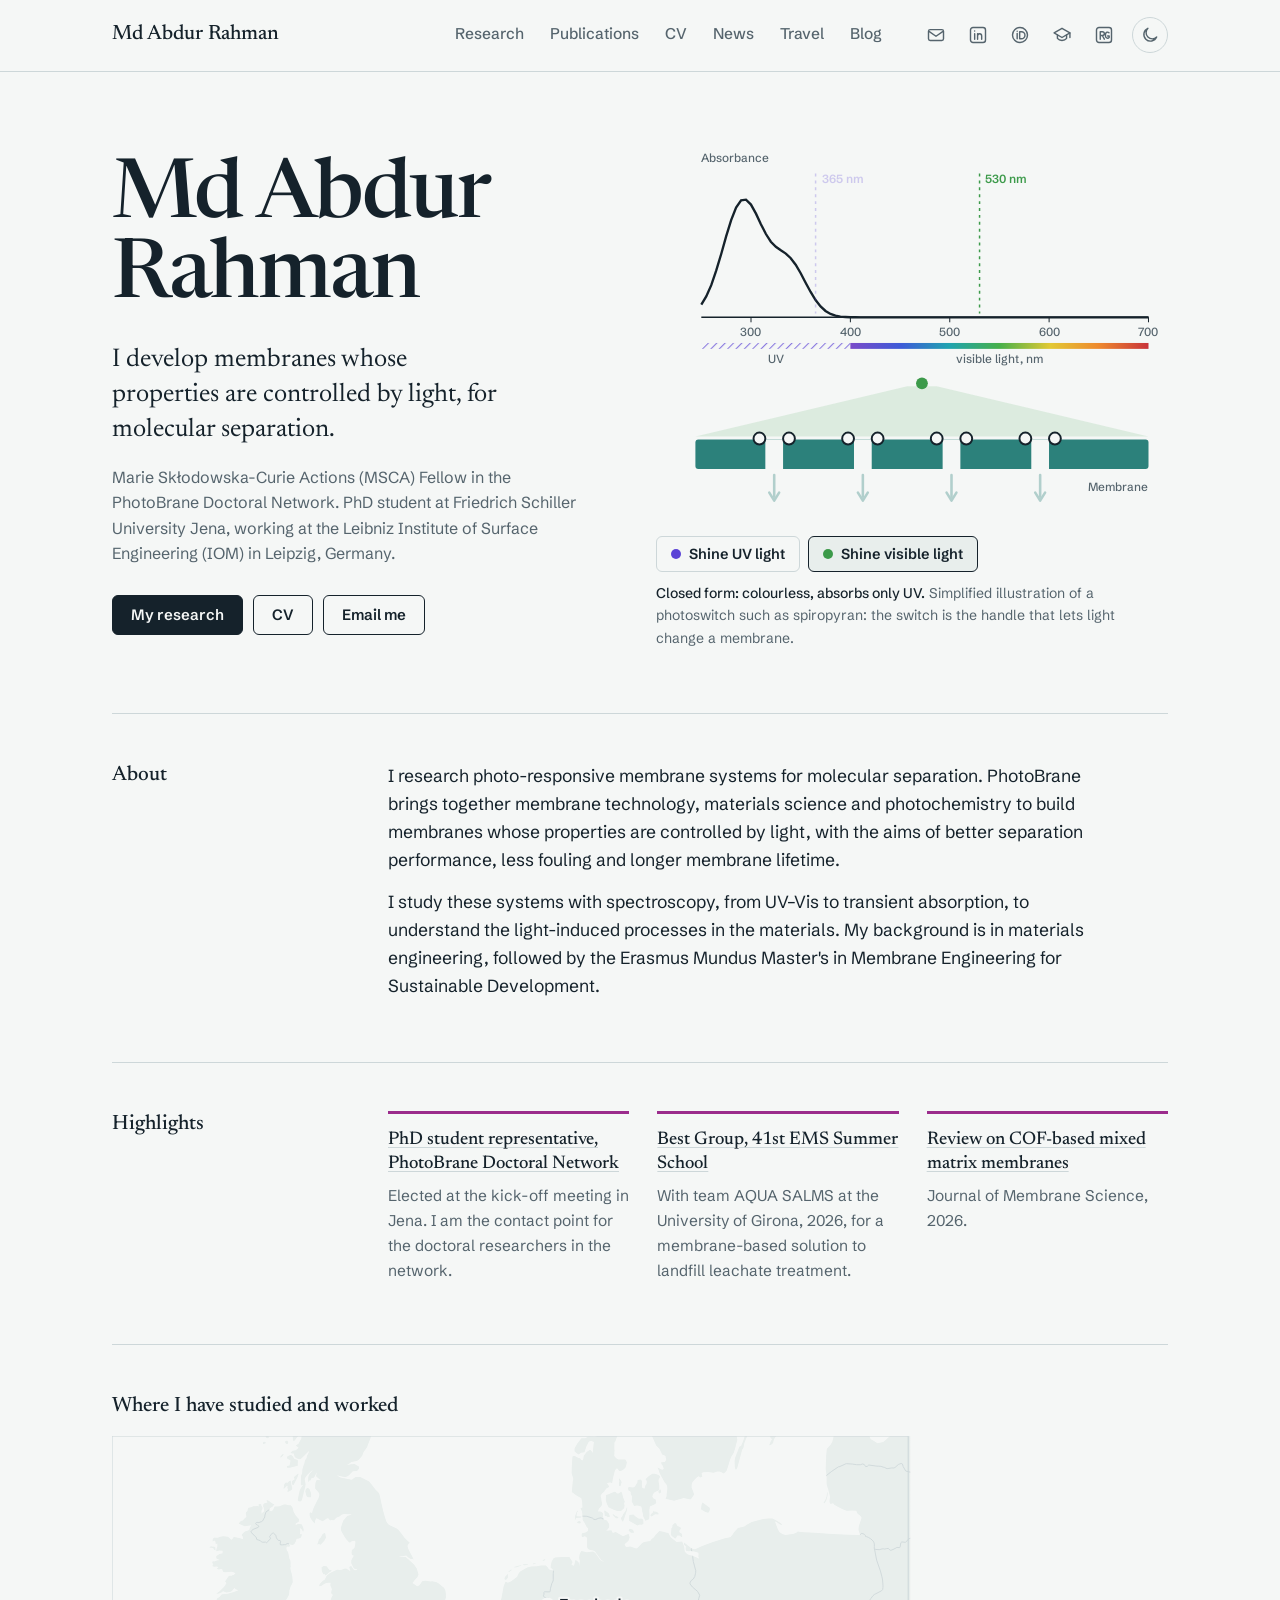
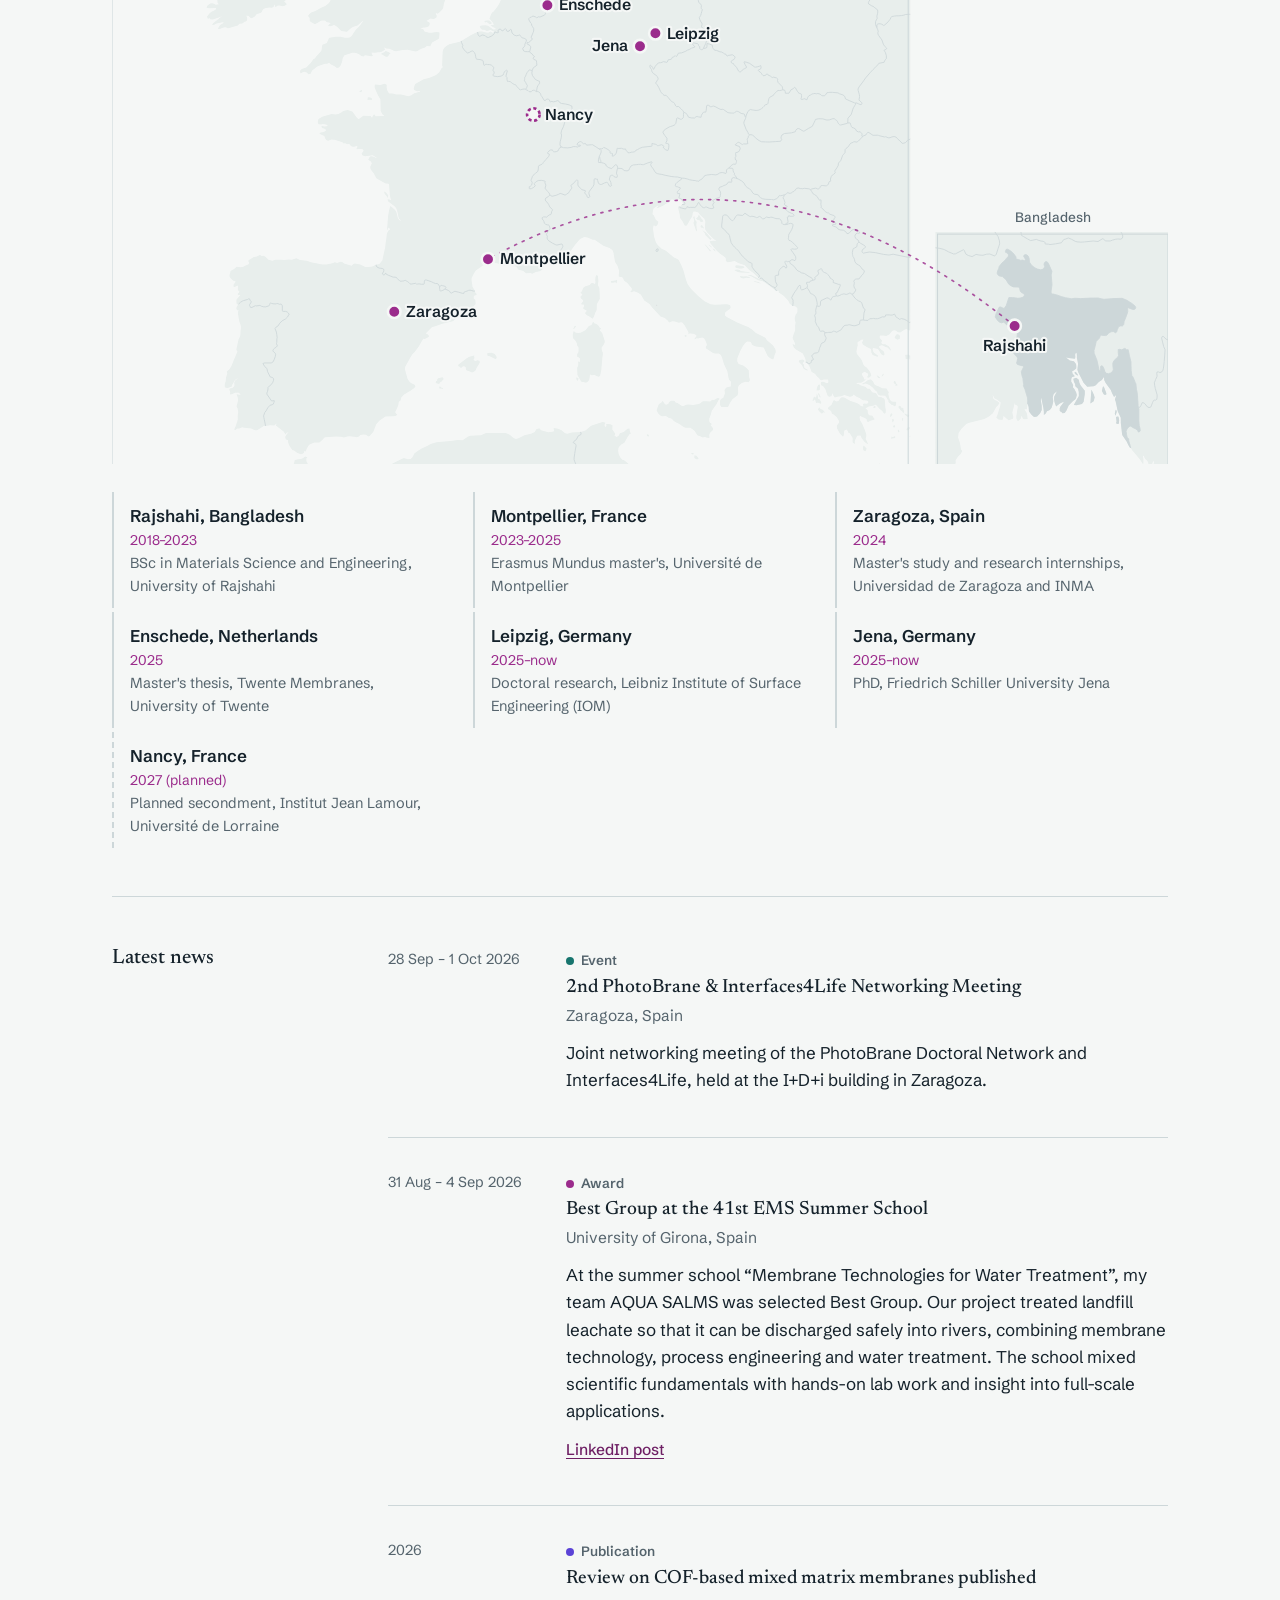
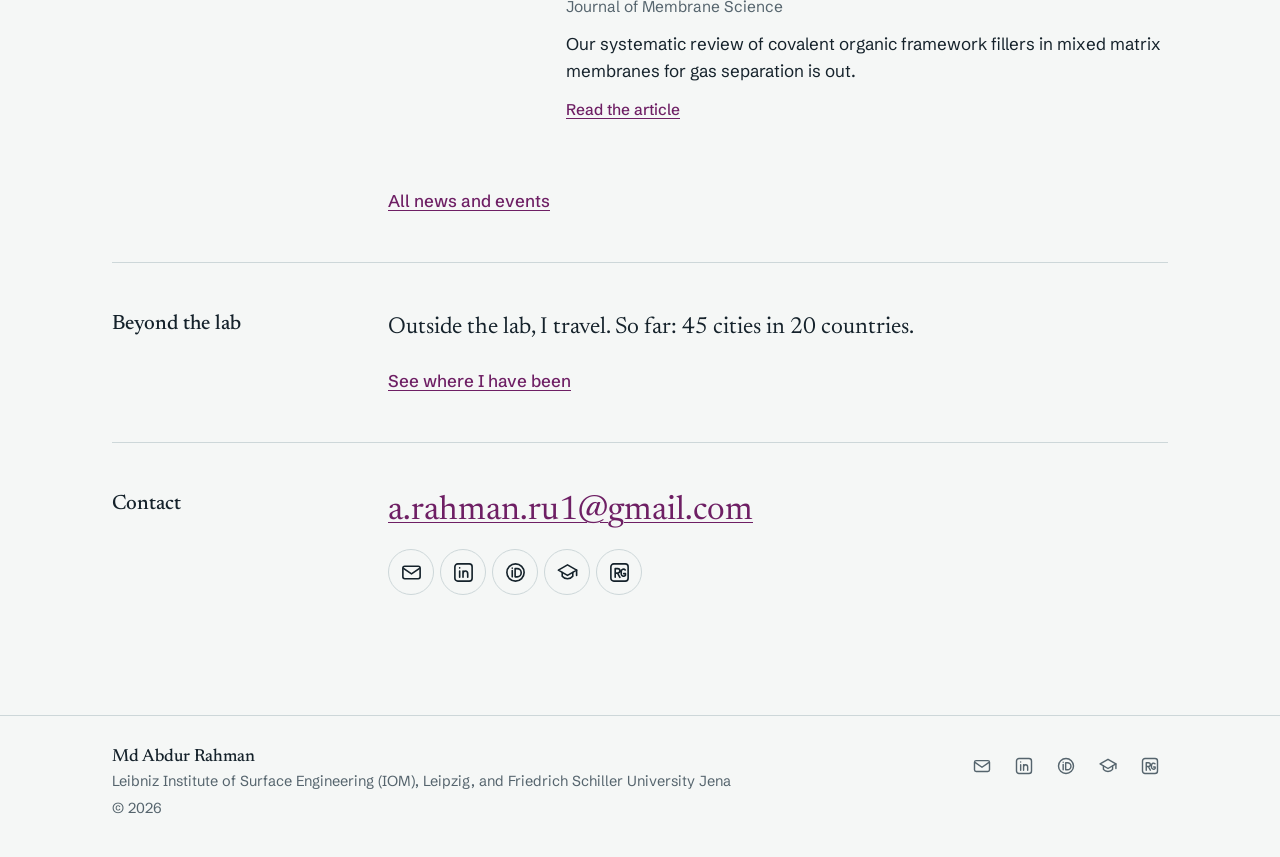
<file: index.html>
<!DOCTYPE html>
<html lang="en">
<head>
<meta charset="utf-8">
<meta name="viewport" content="width=device-width, initial-scale=1">
<title>Md Abdur Rahman · Doctoral researcher, photo-responsive membranes</title>
<meta name="description" content="MSCA doctoral researcher in the PhotoBrane network, developing photo-responsive membranes for molecular separation.">
<link rel="icon" href="data:image/svg+xml,%3Csvg xmlns='http://www.w3.org/2000/svg' viewBox='0 0 32 32'%3E%3Ccircle cx='16' cy='16' r='13' fill='none' stroke='%2317756E' stroke-width='4'/%3E%3Ccircle cx='16' cy='16' r='5' fill='%239B2C8C'/%3E%3C/svg%3E">
<link rel="preconnect" href="https://fonts.googleapis.com">
<link rel="preconnect" href="https://fonts.gstatic.com" crossorigin>
<link href="https://fonts.googleapis.com/css2?family=Newsreader:ital,opsz,wght@0,6..72,400;0,6..72,500;0,6..72,600;1,6..72,400&family=Schibsted+Grotesk:wght@400;500;600&display=swap" rel="stylesheet">
<link rel="stylesheet" href="assets/style.css">
<script src="assets/boot.js"></script>
</head>
<body data-page="index">
<a class="skip" href="#main">Skip to content</a>
<header id="site-header"></header>
<main id="main" class="wrap"><noscript><p class="note">This site needs JavaScript to show its content.</p></noscript></main>
<footer id="site-footer"></footer>
<script src="content.js"></script>
<script src="assets/map.js"></script>
<script src="assets/site.js"></script>
</body>
</html>
</file>
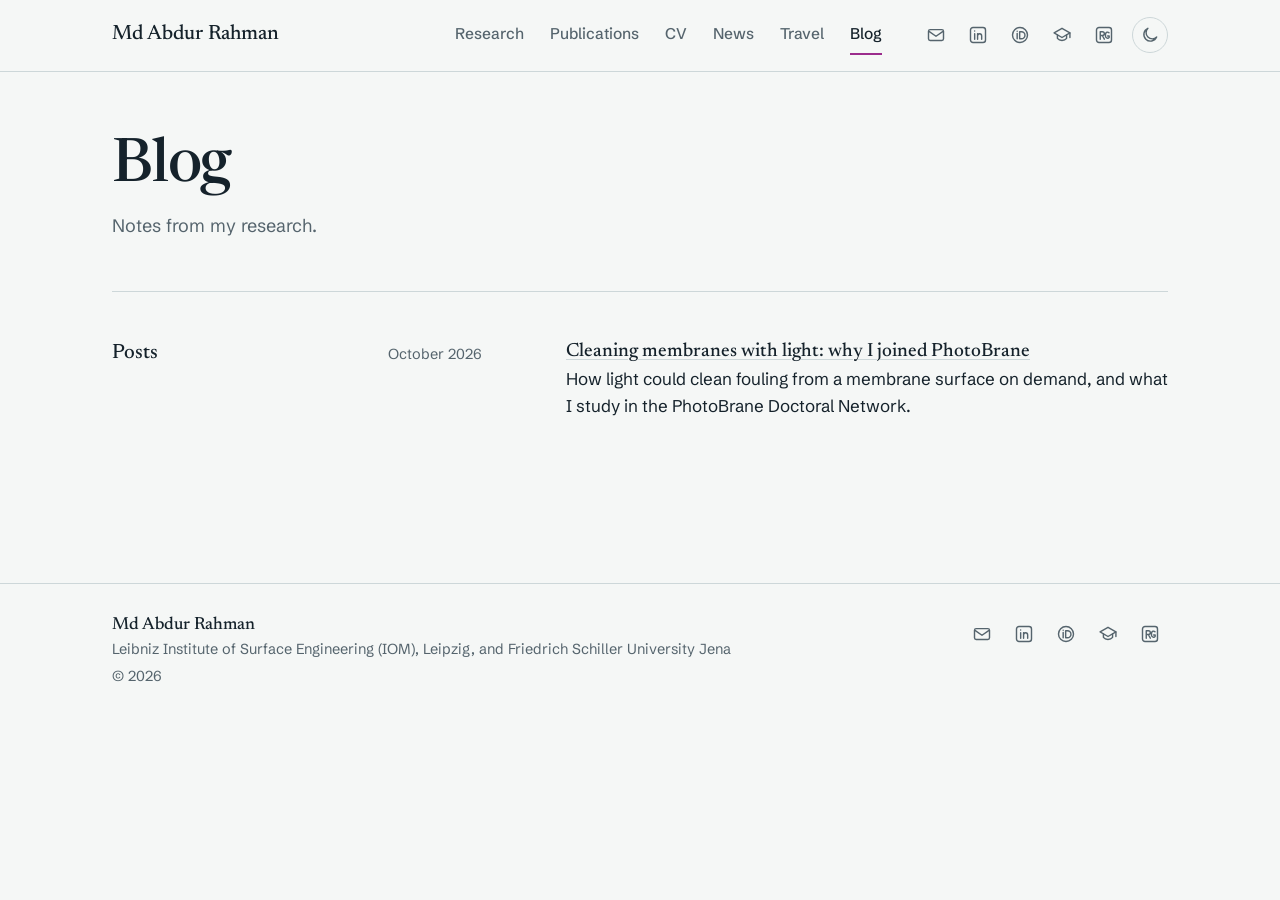
<file: blog.html>
<!DOCTYPE html>
<html lang="en">
<head>
<meta charset="utf-8">
<meta name="viewport" content="width=device-width, initial-scale=1">
<title>Blog · Md Abdur Rahman</title>
<meta name="description" content="Notes from my research.">
<link rel="icon" href="data:image/svg+xml,%3Csvg xmlns='http://www.w3.org/2000/svg' viewBox='0 0 32 32'%3E%3Ccircle cx='16' cy='16' r='13' fill='none' stroke='%2317756E' stroke-width='4'/%3E%3Ccircle cx='16' cy='16' r='5' fill='%239B2C8C'/%3E%3C/svg%3E">
<link rel="preconnect" href="https://fonts.googleapis.com">
<link rel="preconnect" href="https://fonts.gstatic.com" crossorigin>
<link href="https://fonts.googleapis.com/css2?family=Newsreader:ital,opsz,wght@0,6..72,400;0,6..72,500;0,6..72,600;1,6..72,400&family=Schibsted+Grotesk:wght@400;500;600&display=swap" rel="stylesheet">
<link rel="stylesheet" href="assets/style.css">
<script src="assets/boot.js"></script>
</head>
<body data-page="blog">
<a class="skip" href="#main">Skip to content</a>
<header id="site-header"></header>
<main id="main" class="wrap"><noscript><p class="note">This site needs JavaScript to show its content.</p></noscript></main>
<footer id="site-footer"></footer>
<script src="content.js"></script>
<script src="assets/site.js"></script>
</body>
</html>
</file>
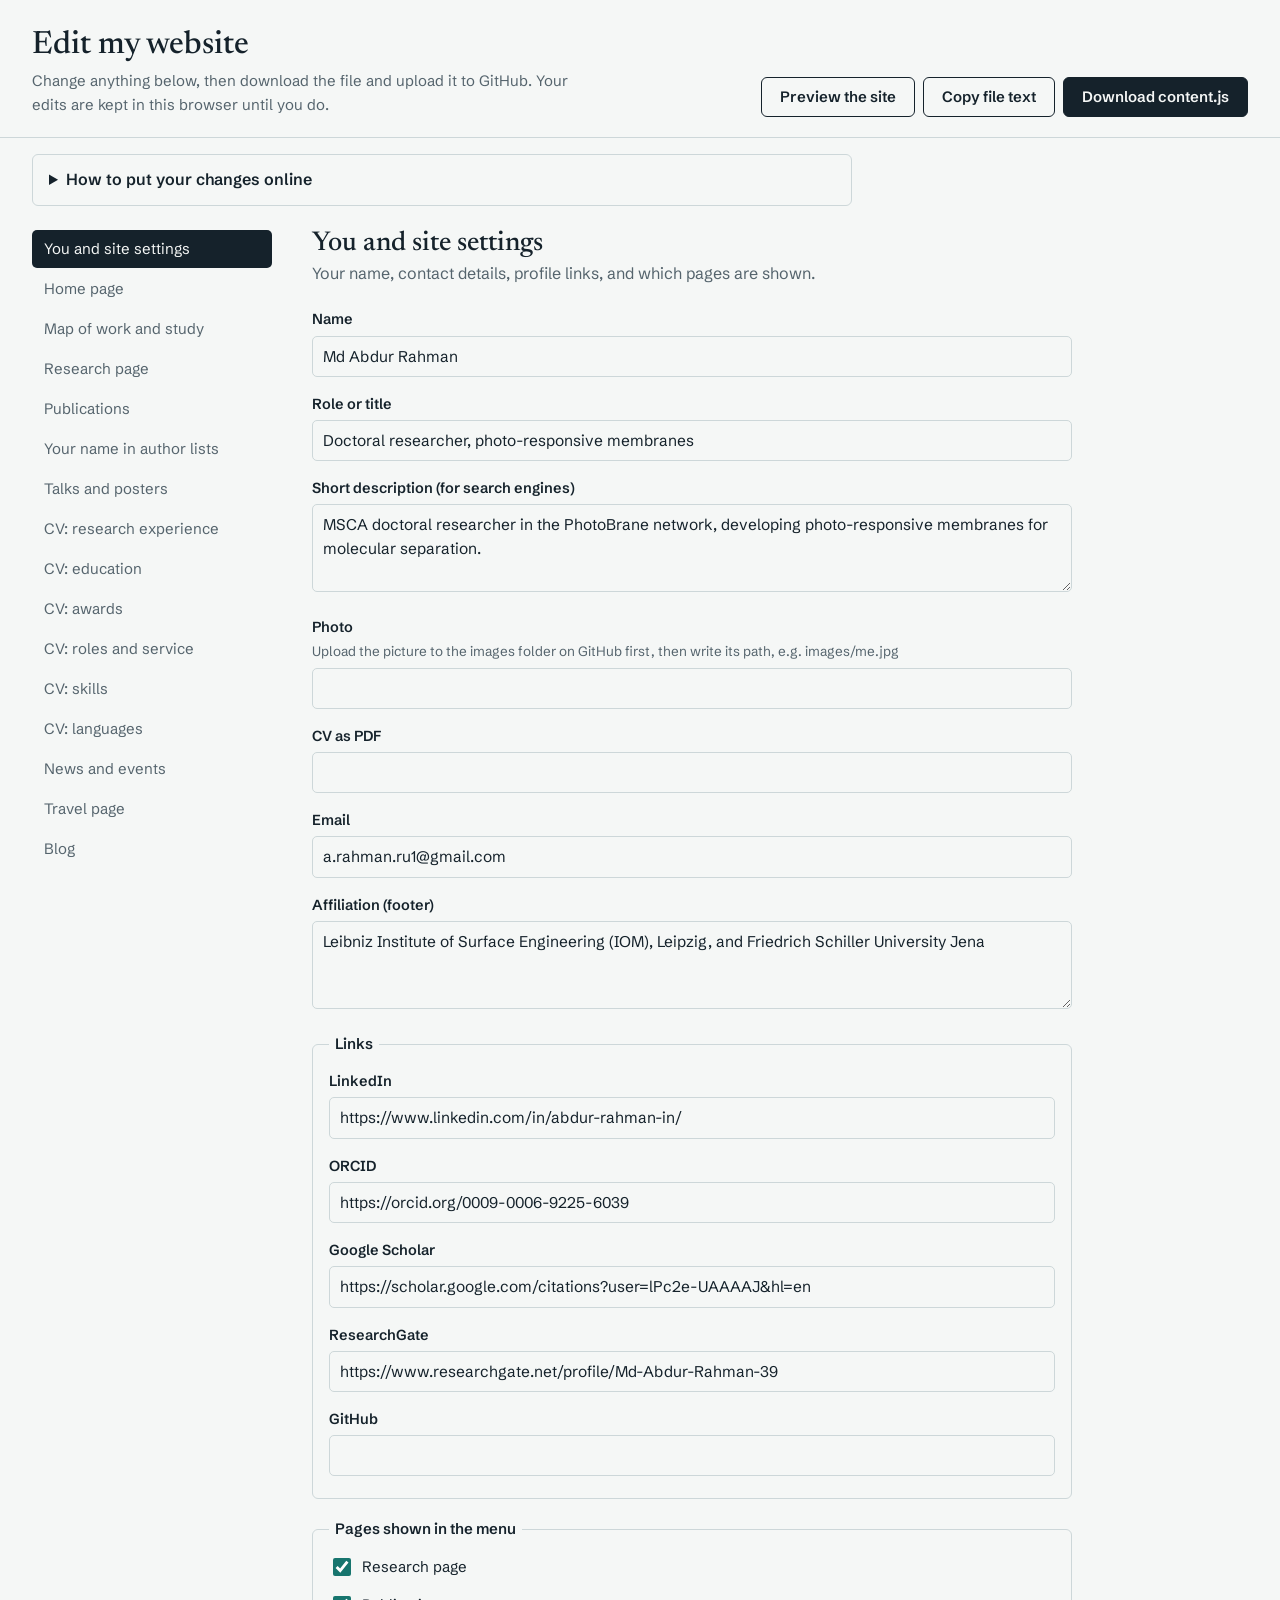
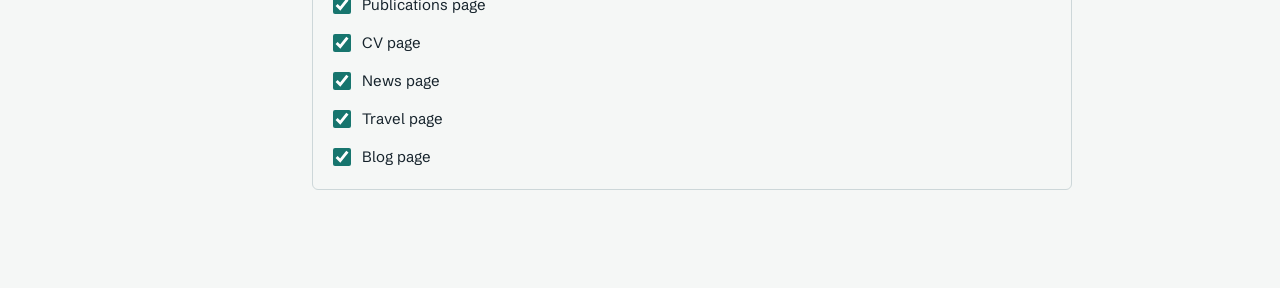
<file: edit.html>
<!DOCTYPE html>
<html lang="en">
<head>
<meta charset="utf-8">
<meta name="viewport" content="width=device-width, initial-scale=1">
<meta name="robots" content="noindex">
<title>Edit my website</title>
<link rel="icon" href="data:image/svg+xml,%3Csvg xmlns='http://www.w3.org/2000/svg' viewBox='0 0 32 32'%3E%3Ccircle cx='16' cy='16' r='13' fill='none' stroke='%2317756E' stroke-width='4'/%3E%3Ccircle cx='16' cy='16' r='5' fill='%239B2C8C'/%3E%3C/svg%3E">
<link rel="preconnect" href="https://fonts.googleapis.com">
<link rel="preconnect" href="https://fonts.gstatic.com" crossorigin>
<link href="https://fonts.googleapis.com/css2?family=Newsreader:opsz,wght@6..72,500&family=Schibsted+Grotesk:wght@400;500;600&display=swap" rel="stylesheet">
<link rel="stylesheet" href="assets/style.css">
<link rel="stylesheet" href="assets/editor.css">
<script src="assets/boot.js"></script>
</head>
<body class="ed">
<header class="ed-top">
  <div>
    <h1>Edit my website</h1>
    <p>Change anything below, then download the file and upload it to GitHub. Your edits are kept in this browser until you do.</p>
  </div>
  <div class="ed-actions">
    <button type="button" class="btn" id="preview">Preview the site</button>
    <button type="button" class="btn" id="copy">Copy file text</button>
    <button type="button" class="btn primary" id="download">Download content.js</button>
  </div>
</header>
<div id="ed-msg" role="status" aria-live="polite"></div>
<details class="ed-help" id="help">
  <summary>How to put your changes online</summary>
  <ol>
    <li>Click <b>Download content.js</b>.</li>
    <li>Open your repository on GitHub, <a href="https://github.com/arahman-dr/arahman-dr.github.io" target="_blank" rel="noopener">arahman-dr/arahman-dr.github.io</a>.</li>
    <li>Click <b>Add file</b>, then <b>Upload files</b>, and drop the downloaded content.js there. GitHub replaces the old file.</li>
    <li>Click <b>Commit changes</b>. The site updates within a minute or two.</li>
  </ol>
  <p>Photos: upload them to the <b>images</b> folder the same way, then write their path here, for example <code>images/girona-1.jpg</code>.</p>
  <p>Another way: open content.js on GitHub, click the pencil icon, select all the text, paste what <b>Copy file text</b> gave you, and commit.</p>
</details>
<div class="ed-grid">
  <nav class="ed-nav" id="ed-nav" aria-label="Sections"></nav>
  <main id="ed-main"></main>
</div>
<script src="content.js"></script>
<script src="assets/editor.js"></script>
</body>
</html>
</file>
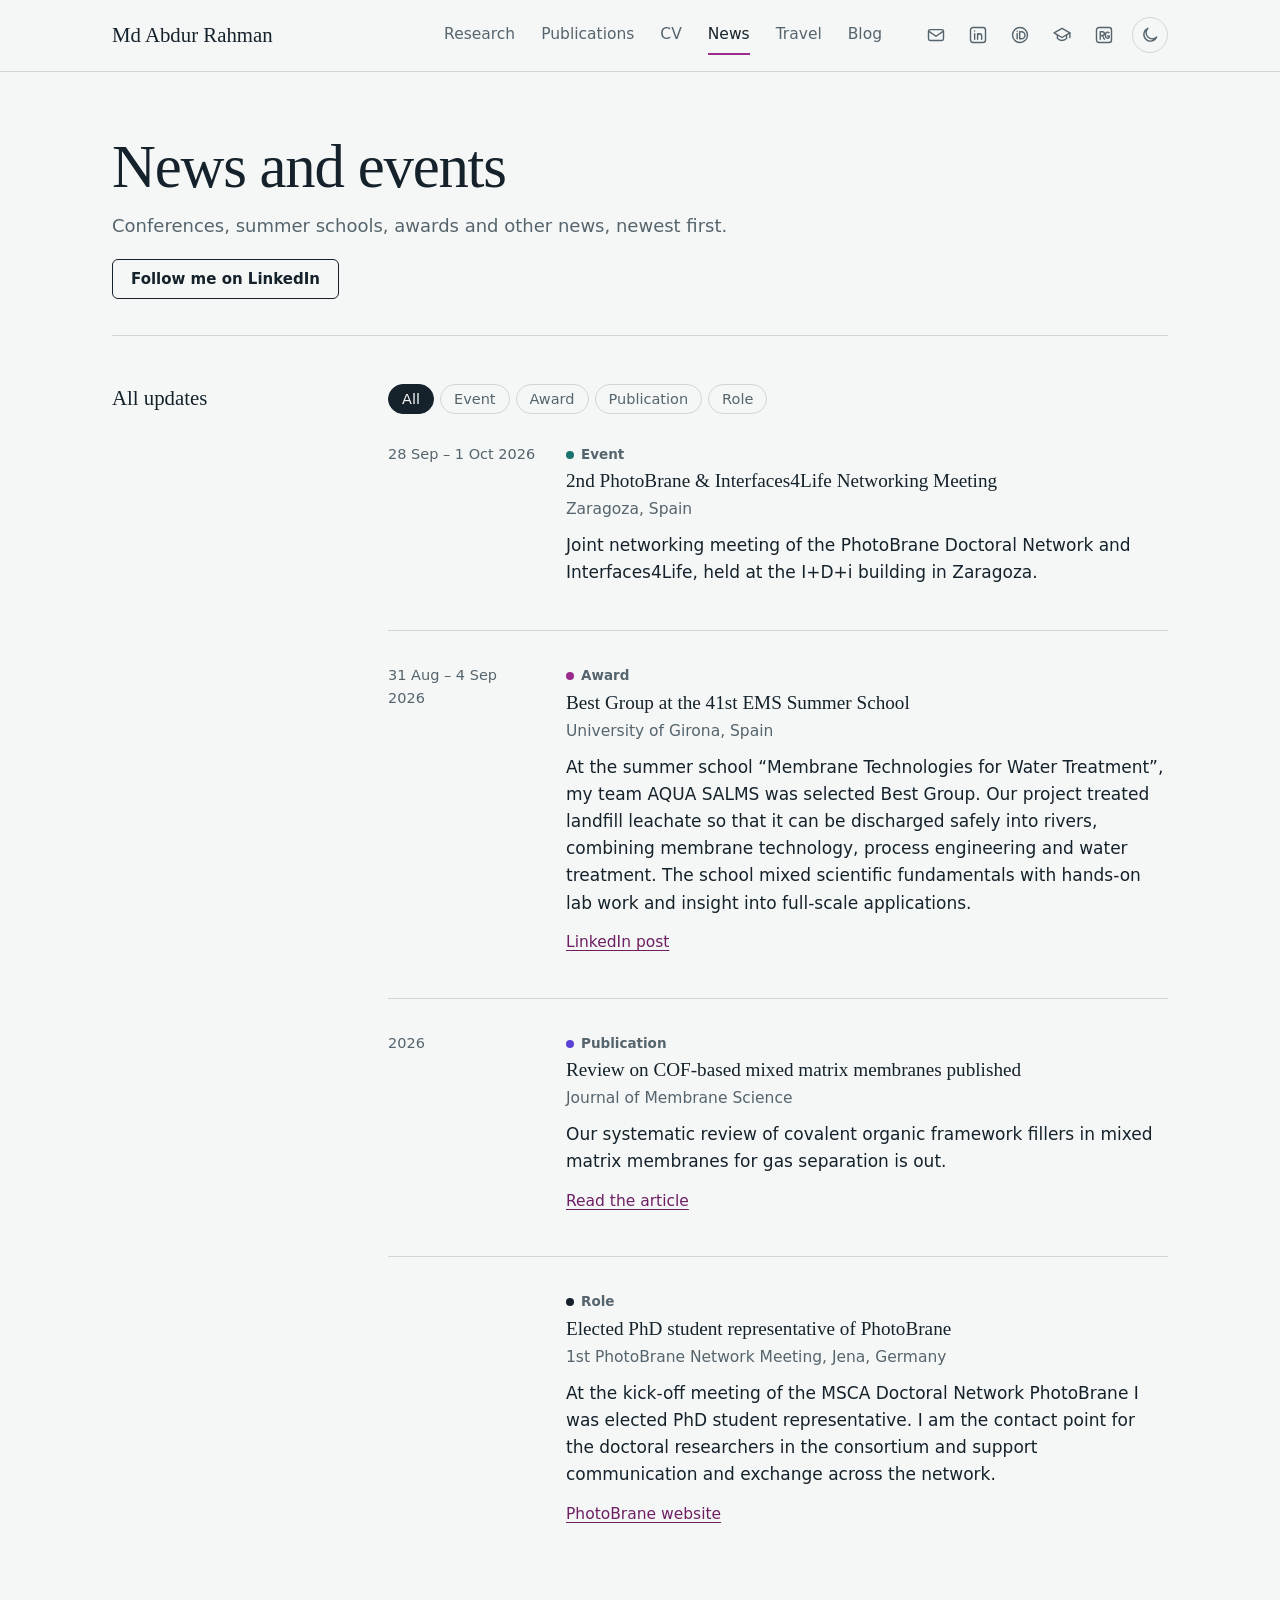
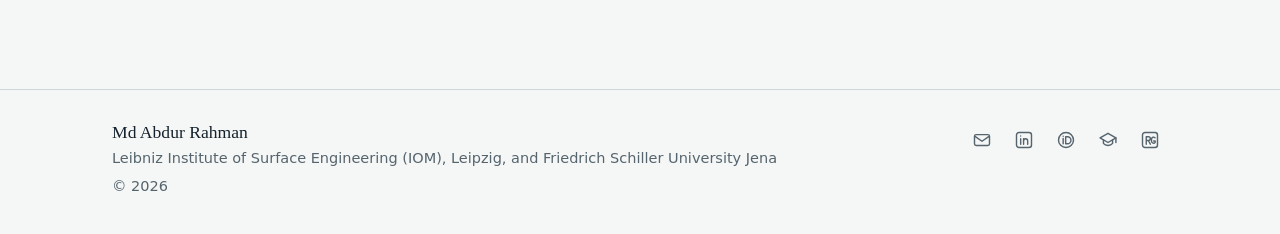
<file: events.html>
<!DOCTYPE html>
<html lang="en"><head><meta charset="utf-8"><title>Moved</title>
<meta http-equiv="refresh" content="0; url=news.html"><link rel="canonical" href="news.html"></head>
<body><p>This page moved to <a href="news.html">News and events</a>.</p></body></html>
</file>
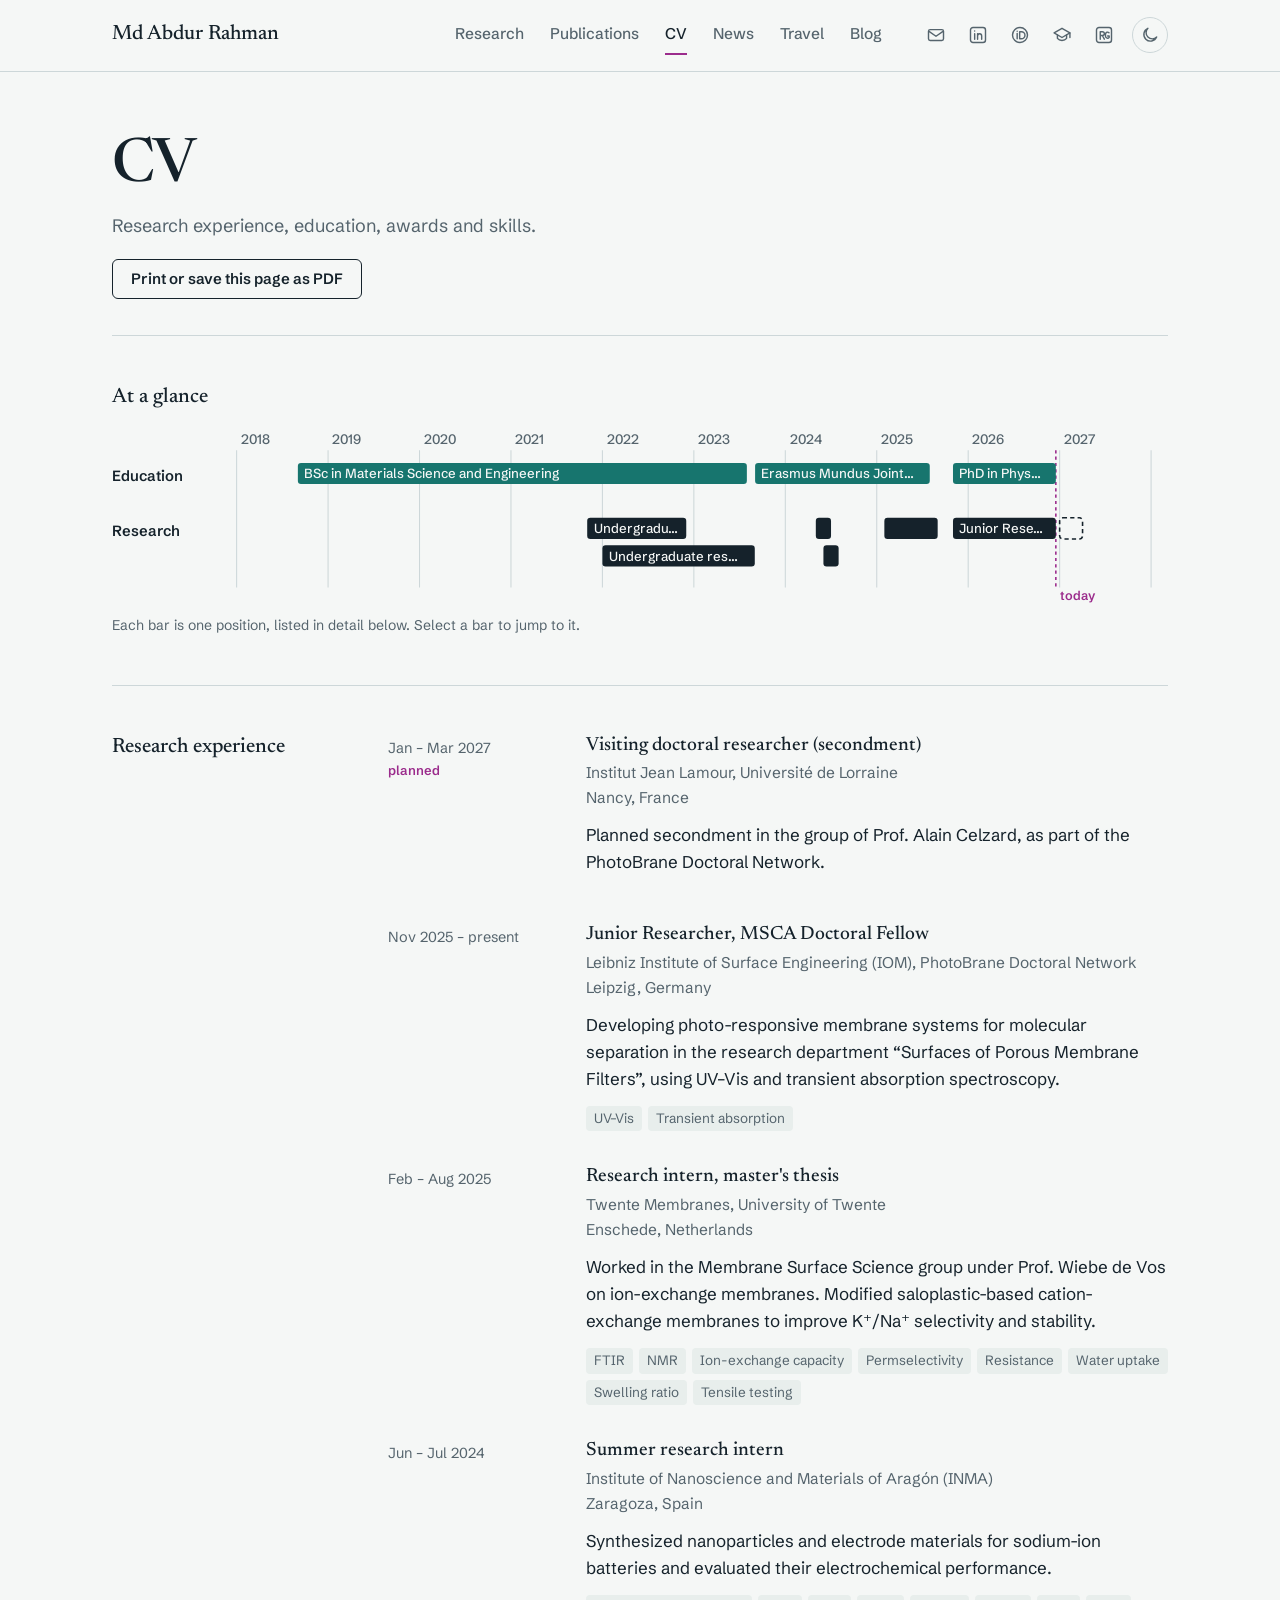
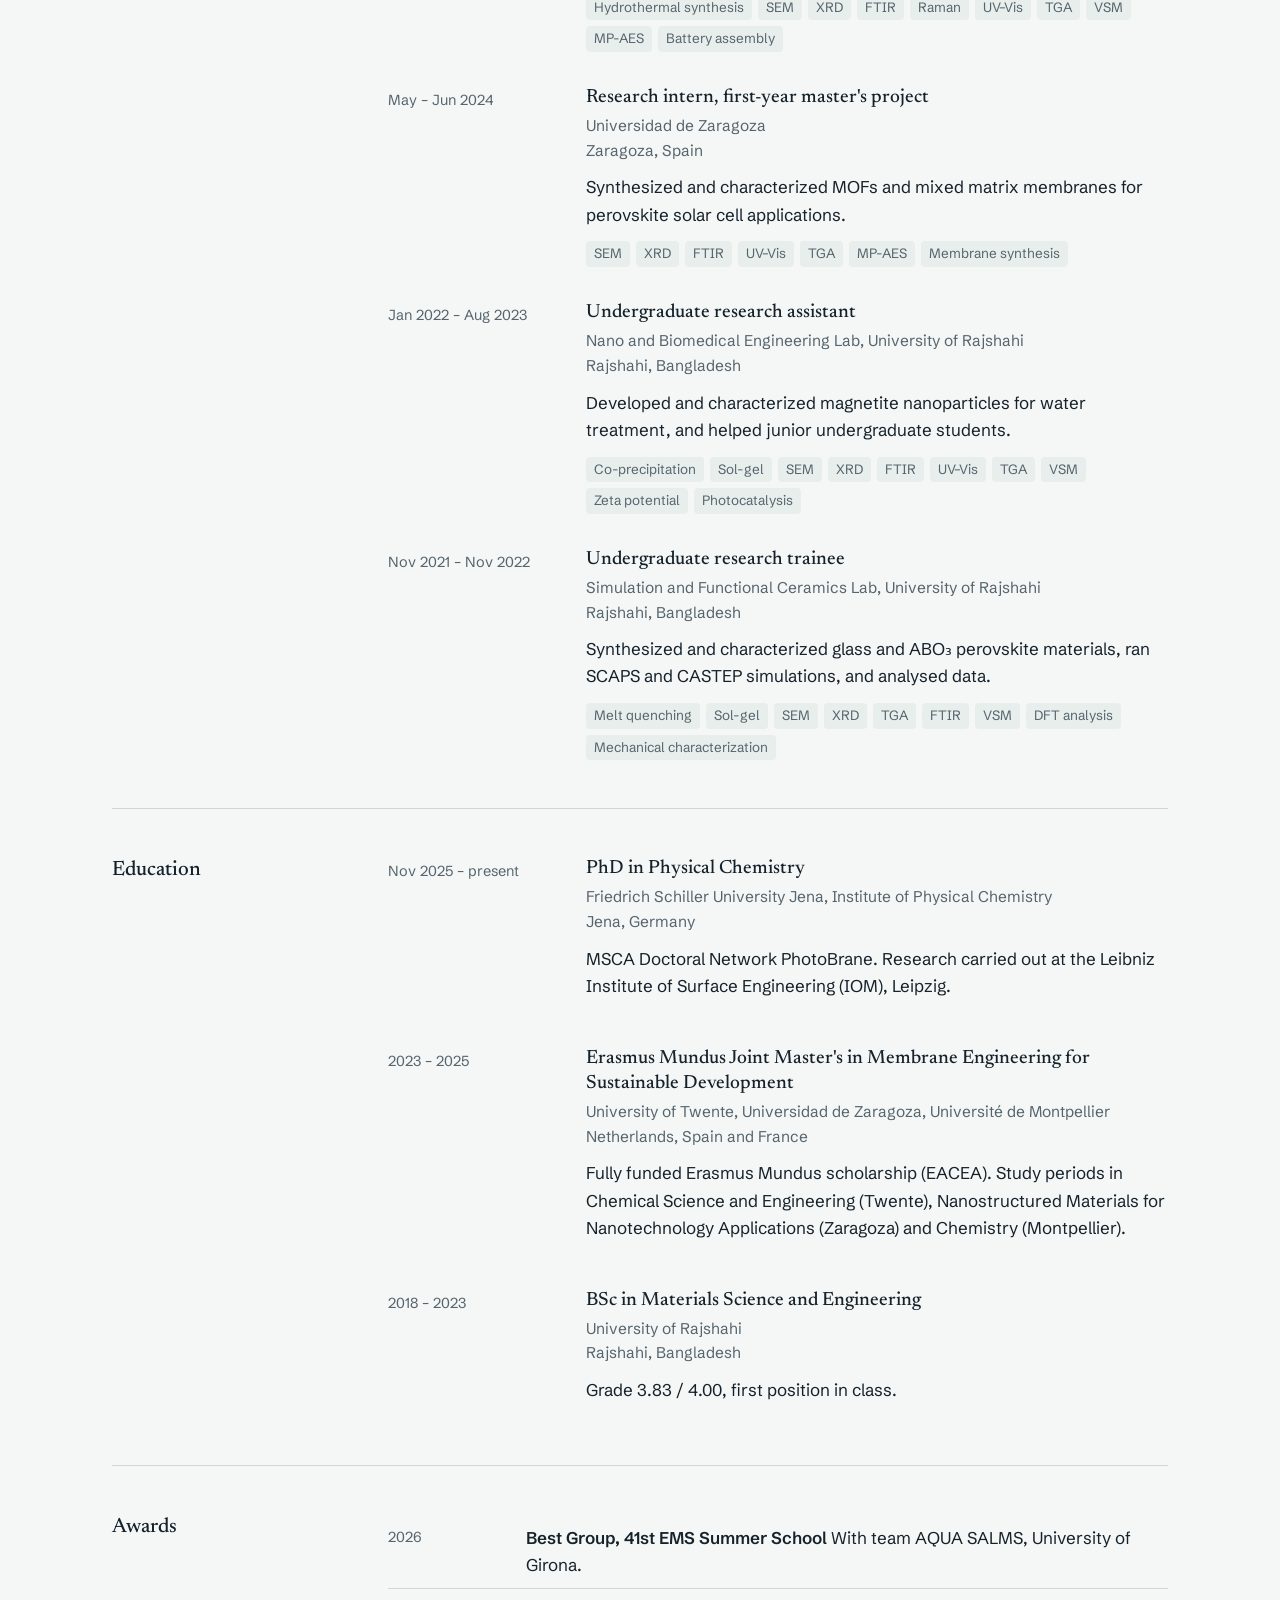
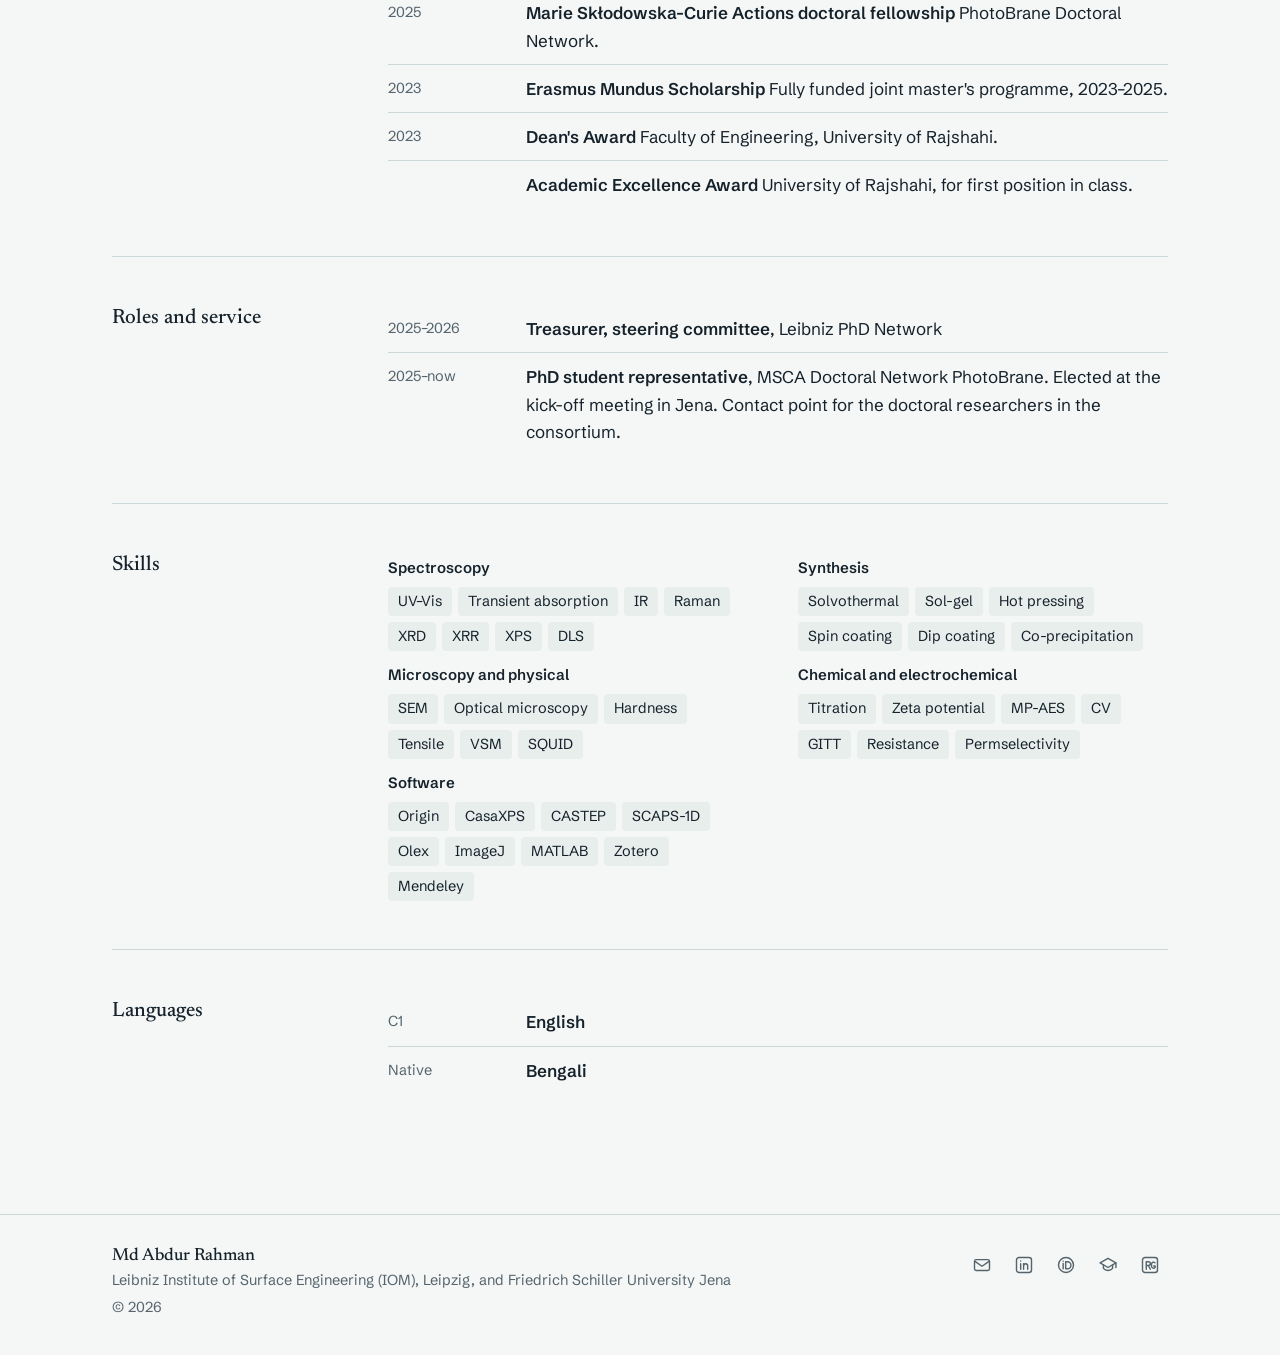
<file: experience.html>
<!DOCTYPE html>
<html lang="en">
<head>
<meta charset="utf-8">
<meta name="viewport" content="width=device-width, initial-scale=1">
<title>CV · Md Abdur Rahman</title>
<meta name="description" content="Research experience, education, awards, roles and skills of Md Abdur Rahman.">
<link rel="icon" href="data:image/svg+xml,%3Csvg xmlns='http://www.w3.org/2000/svg' viewBox='0 0 32 32'%3E%3Ccircle cx='16' cy='16' r='13' fill='none' stroke='%2317756E' stroke-width='4'/%3E%3Ccircle cx='16' cy='16' r='5' fill='%239B2C8C'/%3E%3C/svg%3E">
<link rel="preconnect" href="https://fonts.googleapis.com">
<link rel="preconnect" href="https://fonts.gstatic.com" crossorigin>
<link href="https://fonts.googleapis.com/css2?family=Newsreader:ital,opsz,wght@0,6..72,400;0,6..72,500;0,6..72,600;1,6..72,400&family=Schibsted+Grotesk:wght@400;500;600&display=swap" rel="stylesheet">
<link rel="stylesheet" href="assets/style.css">
<script src="assets/boot.js"></script>
</head>
<body data-page="experience">
<a class="skip" href="#main">Skip to content</a>
<header id="site-header"></header>
<main id="main" class="wrap"><noscript><p class="note">This site needs JavaScript to show its content.</p></noscript></main>
<footer id="site-footer"></footer>
<script src="content.js"></script>
<script src="assets/site.js"></script>
</body>
</html>
</file>
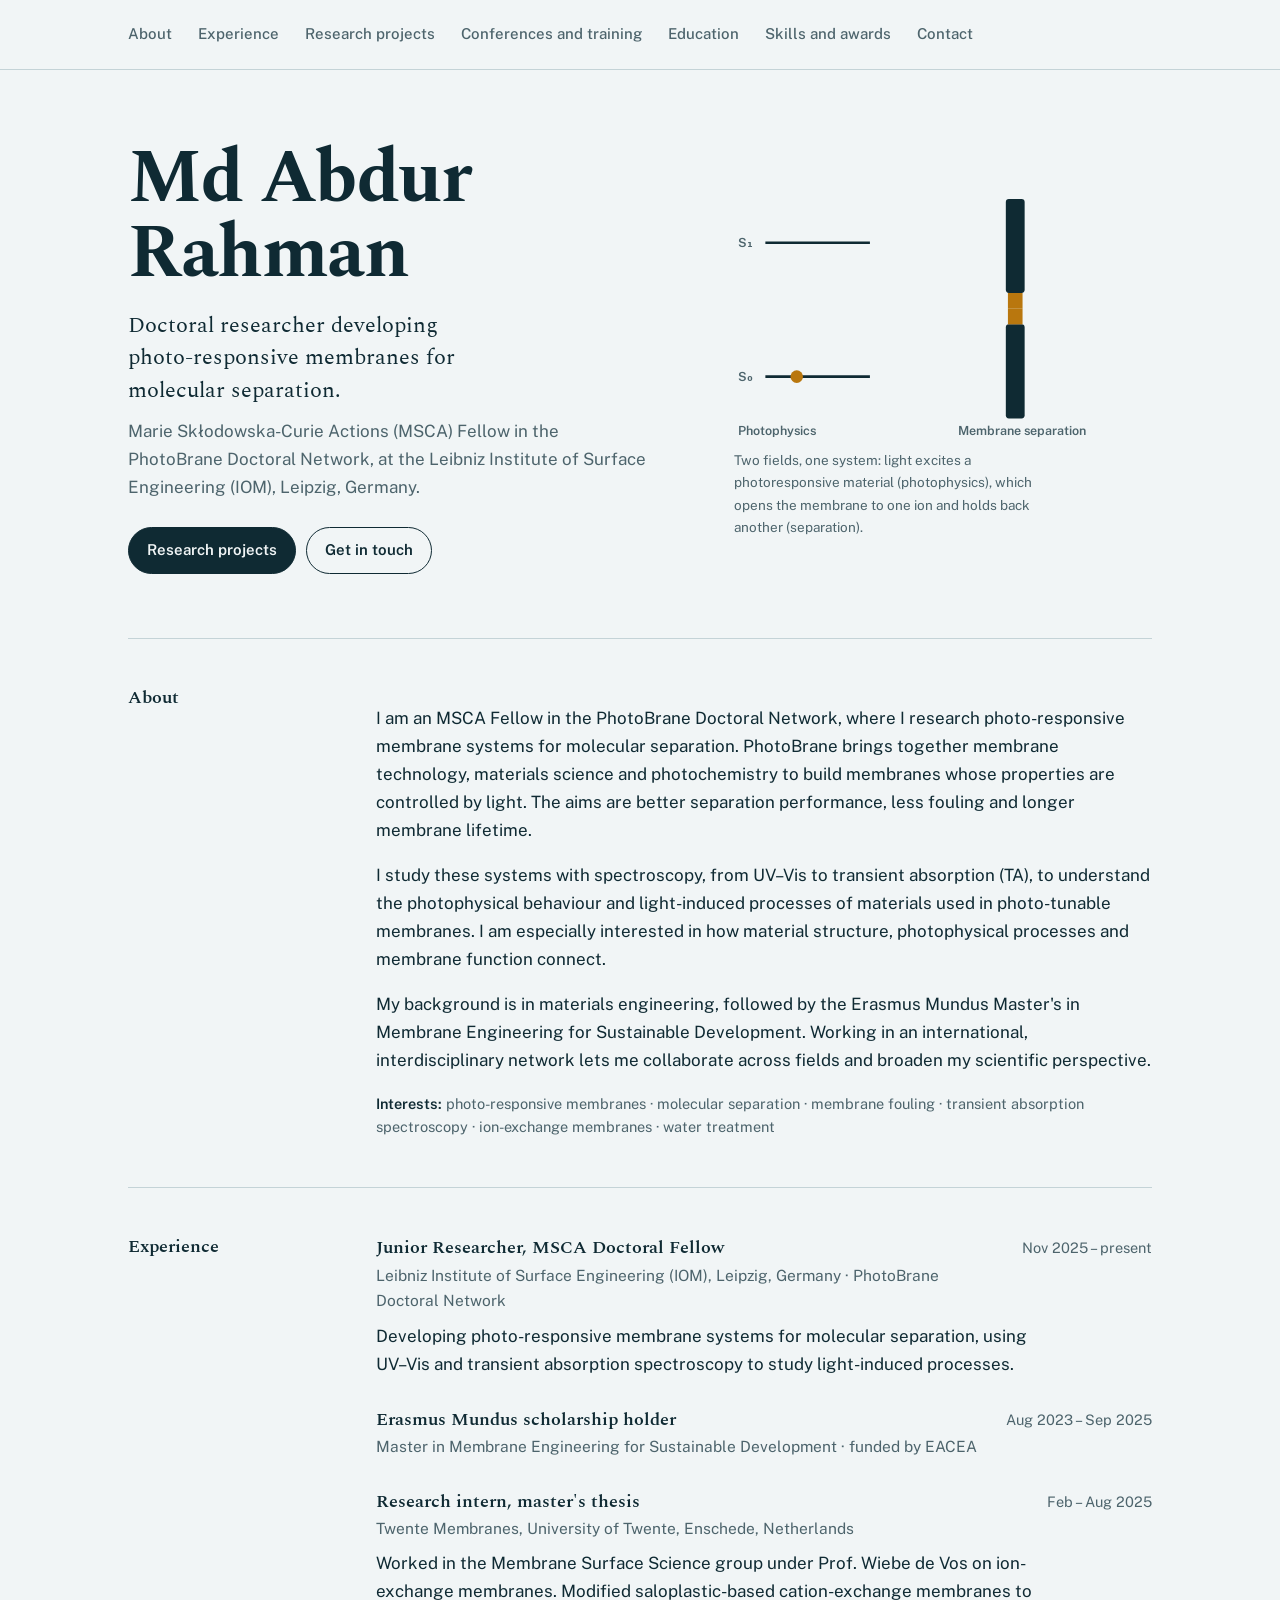
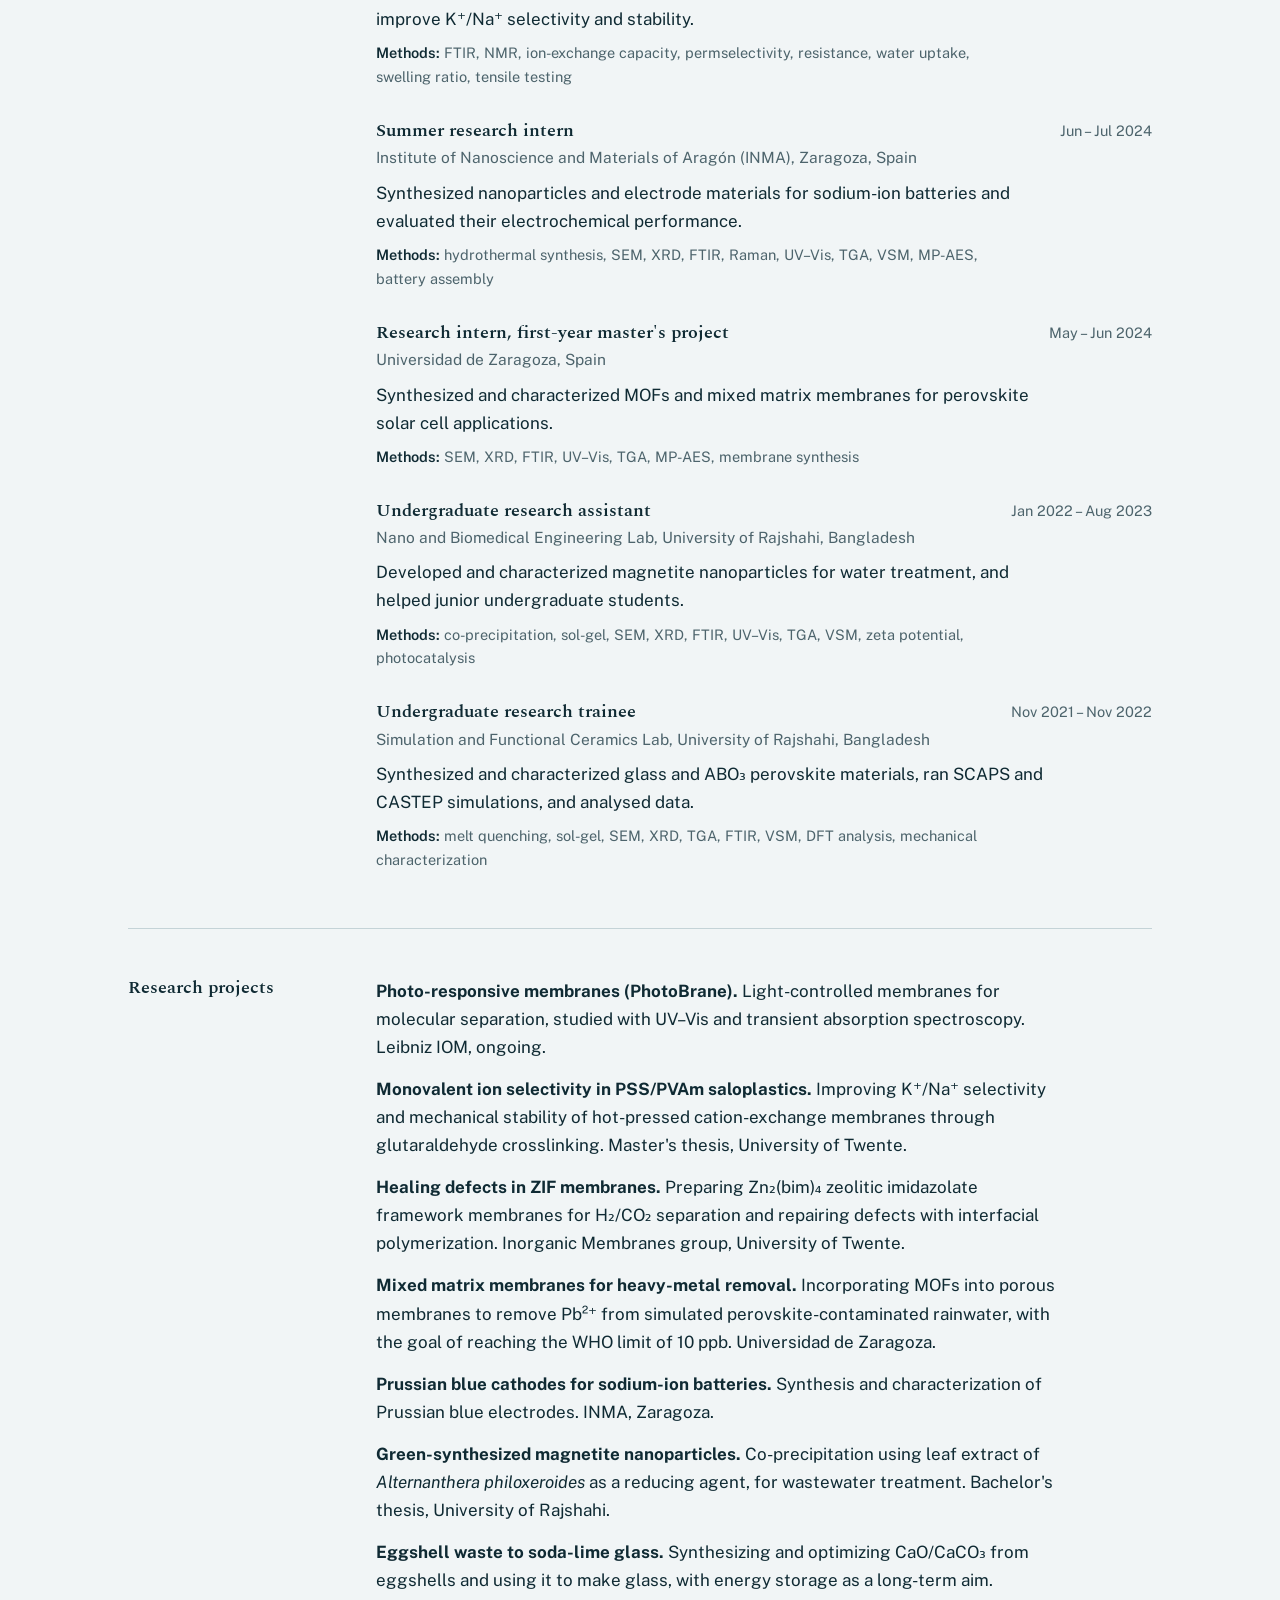
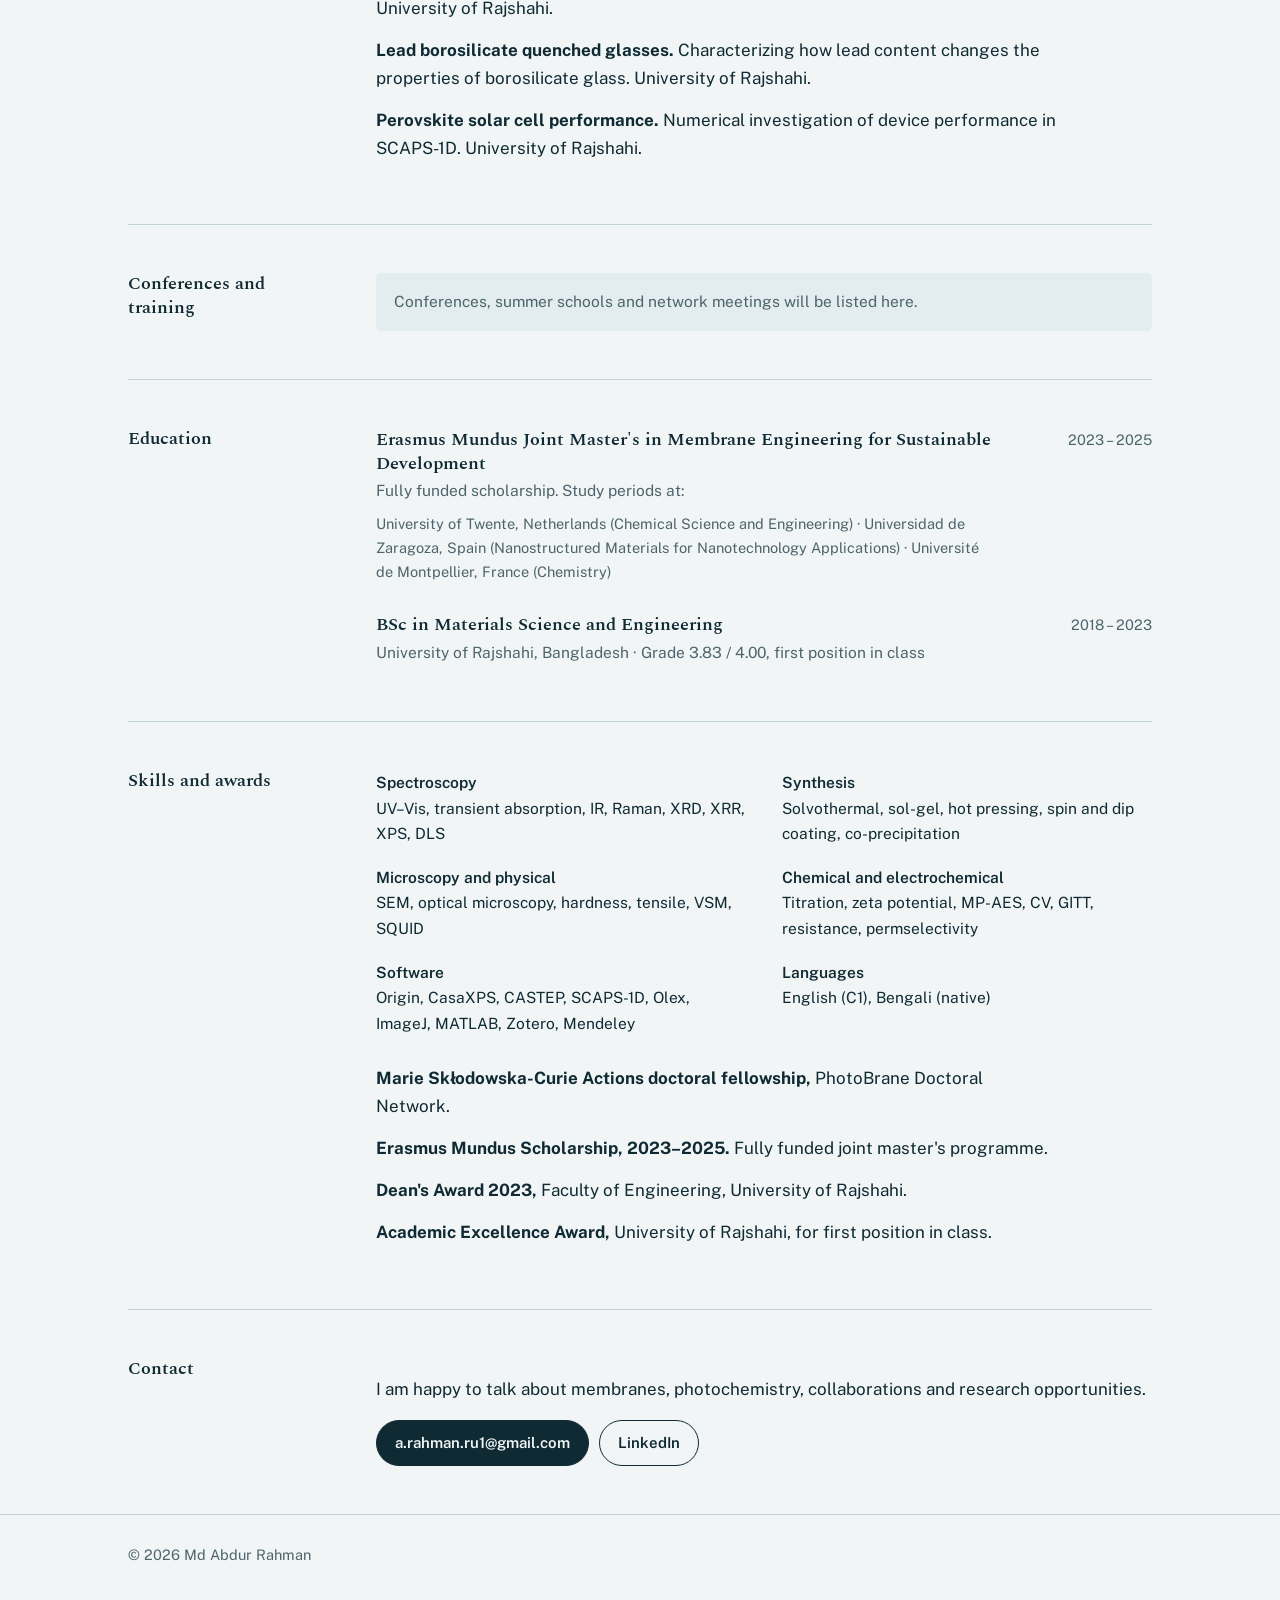
<file: index(3).html>
<!DOCTYPE html>
<html lang="en">
<head>
<meta charset="utf-8">
<meta name="viewport" content="width=device-width, initial-scale=1">
<title>Md Abdur Rahman · Doctoral Researcher, Photo-responsive Membranes</title>
<meta name="description" content="MSCA doctoral researcher in the PhotoBrane network at Leibniz IOM, developing photo-responsive membranes for molecular separation.">
<link rel="preconnect" href="https://fonts.googleapis.com">
<link rel="preconnect" href="https://fonts.gstatic.com" crossorigin>
<link href="https://fonts.googleapis.com/css2?family=Spectral:ital,wght@0,400;0,600;0,700;1,400&family=Public+Sans:wght@400;500;600&display=swap" rel="stylesheet">
<style>
:root{
  --bg:#F1F5F6; --surface:#E3ECEE; --ink:#0F2A33; --muted:#4D646C; --rule:#C4D3D7; --accent:#0B7A8A; --accent-ink:#065766; --amber:#B9770E;
  --serif:'Spectral',Georgia,'Times New Roman',serif; --sans:'Public Sans',system-ui,-apple-system,'Segoe UI',sans-serif;
}
@media (prefers-color-scheme:dark){
  :root{--bg:#0C1A20; --surface:#142830; --ink:#E6EFF1; --muted:#9DB3BA; --rule:#244049; --accent:#4FC3D2; --accent-ink:#7FD8E3; --amber:#F2B84B;}
}
*{box-sizing:border-box}
html{scroll-behavior:smooth}
body{margin:0;background:var(--bg);color:var(--ink);font:400 17px/1.65 var(--sans);-webkit-font-smoothing:antialiased}
a{color:var(--accent-ink);text-underline-offset:3px}
a:focus-visible{outline:3px solid var(--accent);outline-offset:3px;border-radius:2px}
.wrap{max-width:1080px;margin:0 auto;padding:0 28px}
header.top{padding:22px 0;border-bottom:1px solid var(--rule)}
nav{display:flex;flex-wrap:wrap;gap:6px 26px;font-size:15px;font-weight:500}
nav a{color:var(--muted);text-decoration:none}
nav a:hover{color:var(--ink)}
.hero{display:grid;grid-template-columns:1.15fr .85fr;gap:40px;align-items:center;padding:72px 0 64px}
h1{font:700 clamp(2.6rem,6.2vw,4.6rem)/1.02 var(--serif);letter-spacing:-.02em;margin:0 0 18px}
.lede{font:400 1.35rem/1.5 var(--serif);color:var(--ink);max-width:34ch;margin:0 0 10px}
.sub{color:var(--muted);margin:0 0 26px;max-width:52ch}
.links{display:flex;flex-wrap:wrap;gap:10px}
.btn{display:inline-block;padding:10px 18px;border:1.5px solid var(--ink);border-radius:999px;font-weight:600;font-size:15px;text-decoration:none;color:var(--ink)}
.btn.primary{background:var(--ink);color:var(--bg)}
.btn:hover{background:var(--accent);border-color:var(--accent);color:#fff}
figure{margin:0}
figcaption{font-size:13.5px;color:var(--muted);margin-top:8px;max-width:40ch}
svg.mem{width:100%;height:auto;display:block}
.mem .wall{fill:var(--ink)}
.mem .k{fill:var(--accent)}
.mem .na{fill:var(--muted)}
.mem .lvl{stroke:var(--ink);stroke-width:2.5}
.mem .photon{fill:none;stroke:var(--amber);stroke-width:2.2}
.mem .head{fill:var(--amber)}
.mem .dhead{fill:var(--muted)}
.mem .flap{fill:var(--amber);transform-box:fill-box}
.mem .e{fill:var(--amber)}
.mem .decay{stroke:var(--muted);stroke-width:1.8;stroke-dasharray:4 4}
.mem .link{fill:none;stroke:var(--amber);stroke-width:1.5;stroke-dasharray:3 4}
.mem text{font:600 12px var(--sans);fill:var(--muted)}
.mem text.hv{font:italic 600 14px var(--serif);fill:var(--amber)}
.e{animation:elec 8s ease-in-out infinite}
.up,.down,.link{opacity:0}
.up{animation:up 8s linear infinite}
.down{animation:down 8s linear infinite}
.link{animation:link 8s linear infinite}
.ftop{transform-origin:50% 0;animation:gate 8s ease-in-out infinite}
.fbot{transform-origin:50% 100%;animation:gate 8s ease-in-out infinite}
.k1,.k2,.k3{opacity:0;animation:pass 8s ease-in-out infinite}
.k2{animation-delay:.3s}
.k3{animation-delay:.6s}
.n1,.n2{opacity:0;animation:bounce 8s ease-in-out infinite}
.n2{animation-delay:1.2s}
@keyframes elec{0%,25%{transform:translateY(0)}33%,70%{transform:translateY(-128px)}78%,100%{transform:translateY(0)}}
@keyframes up{0%,24%{opacity:0}27%,33%{opacity:1}36%,100%{opacity:0}}
@keyframes down{0%,70%{opacity:0}72%,78%{opacity:1}80%,100%{opacity:0}}
@keyframes link{0%,33%{opacity:0}38%,70%{opacity:.9}76%,100%{opacity:0}}
@keyframes gate{0%,32%{transform:scaleY(1)}40%,70%{transform:scaleY(0)}78%,100%{transform:scaleY(1)}}
@keyframes pass{0%{transform:translate(0,0);opacity:0}5%{opacity:1}38%{transform:translate(32px,0);opacity:1}42%{transform:translate(32px,0)}62%{transform:translate(110px,0);opacity:1}72%{transform:translate(135px,0);opacity:0}100%{transform:translate(0,0);opacity:0}}
@keyframes bounce{0%{transform:translate(0,0);opacity:0}5%{opacity:1}35%{transform:translate(34px,0)}55%{transform:translate(20px,4px)}95%{opacity:1}100%{transform:translate(0,0);opacity:0}}
@media (prefers-reduced-motion:reduce){
  .e,.up,.down,.link,.ftop,.fbot,.k1,.k2,.k3,.n1,.n2{animation:none}
  .e{transform:translateY(-128px)}.up{opacity:1}.link{opacity:.9}
  .ftop,.fbot{transform:scaleY(0)}
  .k1{transform:translate(120px,0);opacity:1}.k2{transform:translate(95px,0);opacity:1}.k3{transform:translate(70px,0);opacity:1}
  .n1,.n2{opacity:1;transform:translate(30px,0)}
}
.note{background:var(--surface);padding:16px 18px;border-radius:6px;color:var(--muted);font-size:15.5px;margin:0}
section{display:grid;grid-template-columns:200px 1fr;gap:20px 48px;padding:48px 0;border-top:1px solid var(--rule)}
section>h2{font:600 1.15rem/1.3 var(--serif);margin:0;color:var(--ink)}
.item{margin:0 0 30px}
.item:last-child{margin-bottom:0}
.item h3{font:600 1.12rem/1.35 var(--serif);margin:0}
.item .where{color:var(--muted);margin:2px 0 8px;font-size:15.5px}
.item .when{float:right;margin-left:16px;font-size:14.5px;color:var(--muted);white-space:nowrap}
.item p{margin:0 0 8px;max-width:68ch}
.tags{font-size:14.5px;color:var(--muted);margin:0}
.tags b{color:var(--ink);font-weight:600}
.cols{display:grid;grid-template-columns:1fr 1fr;gap:18px 36px}
.cols p{margin:0;font-size:15.5px}
.cols b{display:block;font-weight:600}
ul.plain{list-style:none;margin:0;padding:0}
ul.plain li{margin:0 0 14px;max-width:68ch}
footer{border-top:1px solid var(--rule);padding:28px 0 48px;color:var(--muted);font-size:14.5px}
@media (max-width:820px){
  .hero{grid-template-columns:1fr;padding:48px 0 40px}
  section{grid-template-columns:1fr;gap:14px;padding:36px 0}
  .cols{grid-template-columns:1fr}
  body{font-size:16.5px}
}
</style>
</head>
<body>

<header class="top"><div class="wrap">
  <nav aria-label="Sections">
    <a href="#about">About</a><a href="#experience">Experience</a><a href="#projects">Research projects</a><a href="#events">Conferences and training</a><a href="#education">Education</a><a href="#skills">Skills and awards</a><a href="#contact">Contact</a>
  </nav>
</div></header>

<main class="wrap">

<div class="hero">
  <div>
    <h1>Md Abdur Rahman</h1>
    <p class="lede">Doctoral researcher developing photo-responsive membranes for molecular separation.</p>
    <p class="sub">Marie Skłodowska-Curie Actions (MSCA) Fellow in the PhotoBrane Doctoral Network, at the Leibniz Institute of Surface Engineering (IOM), Leipzig, Germany.</p>
    <div class="links">
      <a class="btn primary" href="#projects">Research projects</a>
      <a class="btn" href="#contact">Get in touch</a>
    </div>
  </div>
  <figure>
    <svg class="mem" viewBox="0 0 400 252" role="img" aria-label="Diagram: light excites a molecule from its ground state to an excited state, which opens a gate in a membrane so potassium ions pass while sodium ions are held back">
      <!-- photophysics: energy levels, absorption and relaxation -->
      <line class="lvl" x1="30" y1="62" x2="130" y2="62"/>
      <line class="lvl" x1="30" y1="190" x2="130" y2="190"/>
      <text x="4" y="66">S₁</text><text x="4" y="194">S₀</text>
      <g class="up">
        <path class="photon" d="M60 188 q8 -9 0 -18 t0 -18 t0 -18 t0 -18 t0 -18 t0 -18 t0 -18"/>
        <polygon class="head" points="54,70 60,58 66,70"/>
        <text class="hv" x="70" y="128">hν</text>
      </g>
      <g class="down">
        <line class="decay" x1="108" y1="72" x2="108" y2="176"/>
        <polygon class="dhead" points="102,176 108,188 114,176"/>
      </g>
      <circle class="e" cx="60" cy="190" r="6"/>
      <!-- link from excited state to the gate -->
      <path class="link" d="M132 62 C190 62 228 84 262 112"/>
      <!-- membrane with light-controlled gate -->
      <rect class="wall" x="260" y="20" width="18" height="90" rx="3"/>
      <rect class="wall" x="260" y="140" width="18" height="90" rx="3"/>
      <rect class="flap ftop" x="262" y="110" width="14" height="15"/>
      <rect class="flap fbot" x="262" y="125" width="14" height="15"/>
      <circle class="k k1" cx="215" cy="116" r="5"/>
      <circle class="k k2" cx="215" cy="125" r="5"/>
      <circle class="k k3" cx="215" cy="134" r="5"/>
      <circle class="na n1" cx="215" cy="75" r="9"/>
      <circle class="na n2" cx="215" cy="175" r="9"/>
      <text x="4" y="246">Photophysics</text>
      <text x="214" y="246">Membrane separation</text>
    </svg>
    <figcaption>Two fields, one system: light excites a photoresponsive material (photophysics), which opens the membrane to one ion and holds back another (separation).</figcaption>
  </figure>
</div>

<section id="about">
  <h2>About</h2>
  <div>
    <p>I am an MSCA Fellow in the PhotoBrane Doctoral Network, where I research photo-responsive membrane systems for molecular separation. PhotoBrane brings together membrane technology, materials science and photochemistry to build membranes whose properties are controlled by light. The aims are better separation performance, less fouling and longer membrane lifetime.</p>
    <p>I study these systems with spectroscopy, from UV–Vis to transient absorption (TA), to understand the photophysical behaviour and light-induced processes of materials used in photo-tunable membranes. I am especially interested in how material structure, photophysical processes and membrane function connect.</p>
    <p>My background is in materials engineering, followed by the Erasmus Mundus Master's in Membrane Engineering for Sustainable Development. Working in an international, interdisciplinary network lets me collaborate across fields and broaden my scientific perspective.</p>
    <p class="tags"><b>Interests:</b> photo-responsive membranes · molecular separation · membrane fouling · transient absorption spectroscopy · ion-exchange membranes · water treatment</p>
  </div>
</section>

<section id="experience">
  <h2>Experience</h2>
  <div>
    <div class="item">
      <span class="when">Nov 2025 – present</span>
      <h3>Junior Researcher, MSCA Doctoral Fellow</h3>
      <p class="where">Leibniz Institute of Surface Engineering (IOM), Leipzig, Germany · PhotoBrane Doctoral Network</p>
      <p>Developing photo-responsive membrane systems for molecular separation, using UV–Vis and transient absorption spectroscopy to study light-induced processes.</p>
    </div>
    <div class="item">
      <span class="when">Aug 2023 – Sep 2025</span>
      <h3>Erasmus Mundus scholarship holder</h3>
      <p class="where">Master in Membrane Engineering for Sustainable Development · funded by EACEA</p>
    </div>
    <div class="item">
      <span class="when">Feb – Aug 2025</span>
      <h3>Research intern, master's thesis</h3>
      <p class="where">Twente Membranes, University of Twente, Enschede, Netherlands</p>
      <p>Worked in the Membrane Surface Science group under Prof. Wiebe de Vos on ion-exchange membranes. Modified saloplastic-based cation-exchange membranes to improve K⁺/Na⁺ selectivity and stability.</p>
      <p class="tags"><b>Methods:</b> FTIR, NMR, ion-exchange capacity, permselectivity, resistance, water uptake, swelling ratio, tensile testing</p>
    </div>
    <div class="item">
      <span class="when">Jun – Jul 2024</span>
      <h3>Summer research intern</h3>
      <p class="where">Institute of Nanoscience and Materials of Aragón (INMA), Zaragoza, Spain</p>
      <p>Synthesized nanoparticles and electrode materials for sodium-ion batteries and evaluated their electrochemical performance.</p>
      <p class="tags"><b>Methods:</b> hydrothermal synthesis, SEM, XRD, FTIR, Raman, UV–Vis, TGA, VSM, MP-AES, battery assembly</p>
    </div>
    <div class="item">
      <span class="when">May – Jun 2024</span>
      <h3>Research intern, first-year master's project</h3>
      <p class="where">Universidad de Zaragoza, Spain</p>
      <p>Synthesized and characterized MOFs and mixed matrix membranes for perovskite solar cell applications.</p>
      <p class="tags"><b>Methods:</b> SEM, XRD, FTIR, UV–Vis, TGA, MP-AES, membrane synthesis</p>
    </div>
    <div class="item">
      <span class="when">Jan 2022 – Aug 2023</span>
      <h3>Undergraduate research assistant</h3>
      <p class="where">Nano and Biomedical Engineering Lab, University of Rajshahi, Bangladesh</p>
      <p>Developed and characterized magnetite nanoparticles for water treatment, and helped junior undergraduate students.</p>
      <p class="tags"><b>Methods:</b> co-precipitation, sol-gel, SEM, XRD, FTIR, UV–Vis, TGA, VSM, zeta potential, photocatalysis</p>
    </div>
    <div class="item">
      <span class="when">Nov 2021 – Nov 2022</span>
      <h3>Undergraduate research trainee</h3>
      <p class="where">Simulation and Functional Ceramics Lab, University of Rajshahi, Bangladesh</p>
      <p>Synthesized and characterized glass and ABO₃ perovskite materials, ran SCAPS and CASTEP simulations, and analysed data.</p>
      <p class="tags"><b>Methods:</b> melt quenching, sol-gel, SEM, XRD, TGA, FTIR, VSM, DFT analysis, mechanical characterization</p>
    </div>
  </div>
</section>

<!-- VOLUNTEERING: add a <section id="service"> here with <h2>Volunteering</h2> and .item blocks (role, organisation, dates, one line about what you did). Then add a nav link. -->

<section id="projects">
  <h2>Research projects</h2>
  <ul class="plain">
    <li><strong>Photo-responsive membranes (PhotoBrane).</strong> Light-controlled membranes for molecular separation, studied with UV–Vis and transient absorption spectroscopy. Leibniz IOM, ongoing.</li>
    <li><strong>Monovalent ion selectivity in PSS/PVAm saloplastics.</strong> Improving K⁺/Na⁺ selectivity and mechanical stability of hot-pressed cation-exchange membranes through glutaraldehyde crosslinking. Master's thesis, University of Twente.</li>
    <li><strong>Healing defects in ZIF membranes.</strong> Preparing Zn₂(bim)₄ zeolitic imidazolate framework membranes for H₂/CO₂ separation and repairing defects with interfacial polymerization. Inorganic Membranes group, University of Twente.</li>
    <li><strong>Mixed matrix membranes for heavy-metal removal.</strong> Incorporating MOFs into porous membranes to remove Pb²⁺ from simulated perovskite-contaminated rainwater, with the goal of reaching the WHO limit of 10 ppb. Universidad de Zaragoza.</li>
    <li><strong>Prussian blue cathodes for sodium-ion batteries.</strong> Synthesis and characterization of Prussian blue electrodes. INMA, Zaragoza.</li>
    <li><strong>Green-synthesized magnetite nanoparticles.</strong> Co-precipitation using leaf extract of <em>Alternanthera philoxeroides</em> as a reducing agent, for wastewater treatment. Bachelor's thesis, University of Rajshahi.</li>
    <li><strong>Eggshell waste to soda-lime glass.</strong> Synthesizing and optimizing CaO/CaCO₃ from eggshells and using it to make glass, with energy storage as a long-term aim. University of Rajshahi.</li>
    <li><strong>Lead borosilicate quenched glasses.</strong> Characterizing how lead content changes the properties of borosilicate glass. University of Rajshahi.</li>
    <li><strong>Perovskite solar cell performance.</strong> Numerical investigation of device performance in SCAPS-1D. University of Rajshahi.</li>
  </ul>
</section>

<section id="events">
  <h2>Conferences and training</h2>
  <div>
    <p class="note">Conferences, summer schools and network meetings will be listed here.</p>
    <!-- ADD EVENTS HERE, newest first, and delete the note above. Copy this block for each event:
    <div class="item">
      <span class="when">Month Year</span>
      <h3>Event name</h3>
      <p class="where">City, Country · Poster / Talk / Participant</p>
      <p>One line on what you presented or learned.</p>
    </div>
    -->
  </div>
</section>

<!--
PUBLICATIONS: when you have them, add this section before "Education" and add a nav link:
<section id="publications"><h2>Publications</h2><div>
  <div class="item"><h3>Paper title</h3><p class="where">Authors · Journal, Year</p><p><a href="DOI-URL">DOI</a></p></div>
</div></section>
-->

<section id="education">
  <h2>Education</h2>
  <div>
    <div class="item">
      <span class="when">2023 – 2025</span>
      <h3>Erasmus Mundus Joint Master's in Membrane Engineering for Sustainable Development</h3>
      <p class="where">Fully funded scholarship. Study periods at:</p>
      <p class="tags">University of Twente, Netherlands (Chemical Science and Engineering) · Universidad de Zaragoza, Spain (Nanostructured Materials for Nanotechnology Applications) · Université de Montpellier, France (Chemistry)</p>
    </div>
    <div class="item">
      <span class="when">2018 – 2023</span>
      <h3>BSc in Materials Science and Engineering</h3>
      <p class="where">University of Rajshahi, Bangladesh · Grade 3.83 / 4.00, first position in class</p>
    </div>
  </div>
</section>

<section id="skills">
  <h2>Skills and awards</h2>
  <div>
    <div class="cols">
      <p><b>Spectroscopy</b>UV–Vis, transient absorption, IR, Raman, XRD, XRR, XPS, DLS</p>
      <p><b>Synthesis</b>Solvothermal, sol-gel, hot pressing, spin and dip coating, co-precipitation</p>
      <p><b>Microscopy and physical</b>SEM, optical microscopy, hardness, tensile, VSM, SQUID</p>
      <p><b>Chemical and electrochemical</b>Titration, zeta potential, MP-AES, CV, GITT, resistance, permselectivity</p>
      <p><b>Software</b>Origin, CasaXPS, CASTEP, SCAPS-1D, Olex, ImageJ, MATLAB, Zotero, Mendeley</p>
      <p><b>Languages</b>English (C1), Bengali (native)</p>
    </div>
    <ul class="plain" style="margin-top:28px">
      <li><strong>Marie Skłodowska-Curie Actions doctoral fellowship,</strong> PhotoBrane Doctoral Network.</li>
      <li><strong>Erasmus Mundus Scholarship, 2023–2025.</strong> Fully funded joint master's programme.</li>
      <li><strong>Dean's Award 2023,</strong> Faculty of Engineering, University of Rajshahi.</li>
      <li><strong>Academic Excellence Award,</strong> University of Rajshahi, for first position in class.</li>
      <!-- ADD OTHER PRIZES, PRESENTATIONS AND SUMMER SCHOOLS HERE as <li><strong>Title,</strong> details.</li> -->
    </ul>
  </div>
</section>

<section id="contact">
  <h2>Contact</h2>
  <div>
    <p>I am happy to talk about membranes, photochemistry, collaborations and research opportunities.</p>
    <div class="links">
      <a class="btn primary" href="mailto:a.rahman.ru1@gmail.com">a.rahman.ru1@gmail.com</a>
      <a class="btn" href="https://www.linkedin.com/in/abdur-rahman-in/">LinkedIn</a>
      <!-- ADD ORCID AND GOOGLE SCHOLAR BUTTONS HERE once you have the links -->
    </div>
  </div>
</section>

</main>

<footer><div class="wrap">© <span id="y">2026</span> Md Abdur Rahman</div></footer>
<script>document.getElementById('y').textContent=new Date().getFullYear();</script>
</body>
</html>
</file>
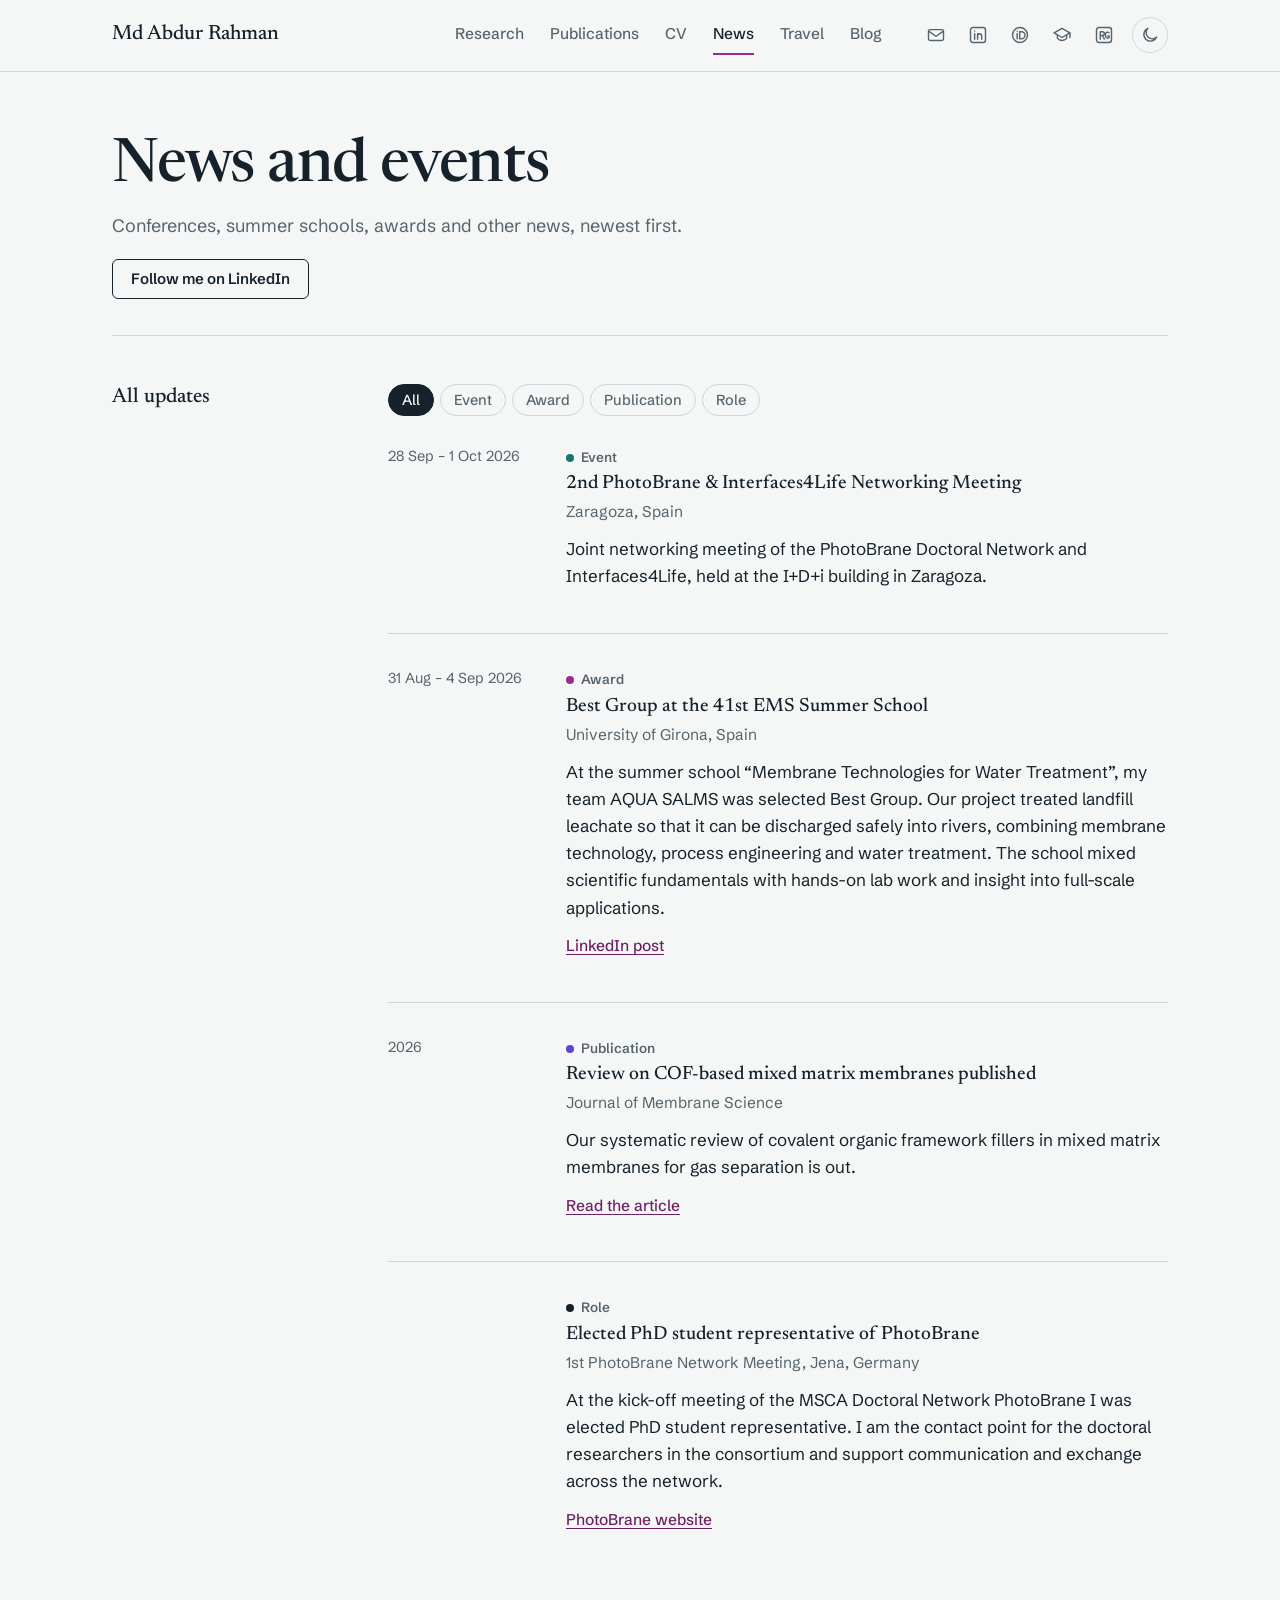
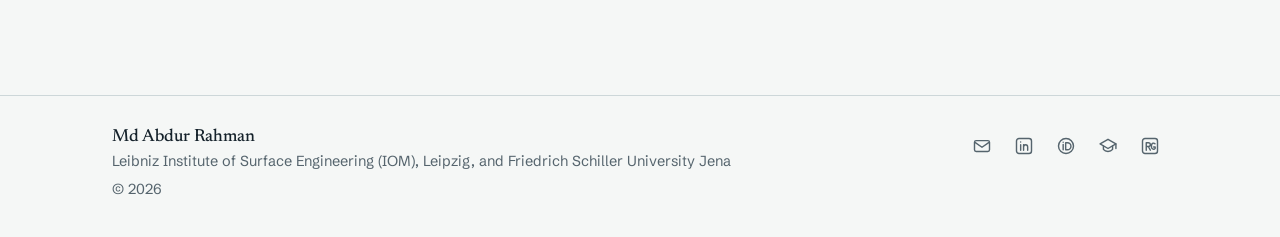
<file: news.html>
<!DOCTYPE html>
<html lang="en">
<head>
<meta charset="utf-8">
<meta name="viewport" content="width=device-width, initial-scale=1">
<title>News and events · Md Abdur Rahman</title>
<meta name="description" content="Conferences, summer schools, awards and news.">
<link rel="icon" href="data:image/svg+xml,%3Csvg xmlns='http://www.w3.org/2000/svg' viewBox='0 0 32 32'%3E%3Ccircle cx='16' cy='16' r='13' fill='none' stroke='%2317756E' stroke-width='4'/%3E%3Ccircle cx='16' cy='16' r='5' fill='%239B2C8C'/%3E%3C/svg%3E">
<link rel="preconnect" href="https://fonts.googleapis.com">
<link rel="preconnect" href="https://fonts.gstatic.com" crossorigin>
<link href="https://fonts.googleapis.com/css2?family=Newsreader:ital,opsz,wght@0,6..72,400;0,6..72,500;0,6..72,600;1,6..72,400&family=Schibsted+Grotesk:wght@400;500;600&display=swap" rel="stylesheet">
<link rel="stylesheet" href="assets/style.css">
<script src="assets/boot.js"></script>
</head>
<body data-page="news">
<a class="skip" href="#main">Skip to content</a>
<header id="site-header"></header>
<main id="main" class="wrap"><noscript><p class="note">This site needs JavaScript to show its content.</p></noscript></main>
<footer id="site-footer"></footer>
<script src="content.js"></script>
<script src="assets/site.js"></script>
</body>
</html>
</file>
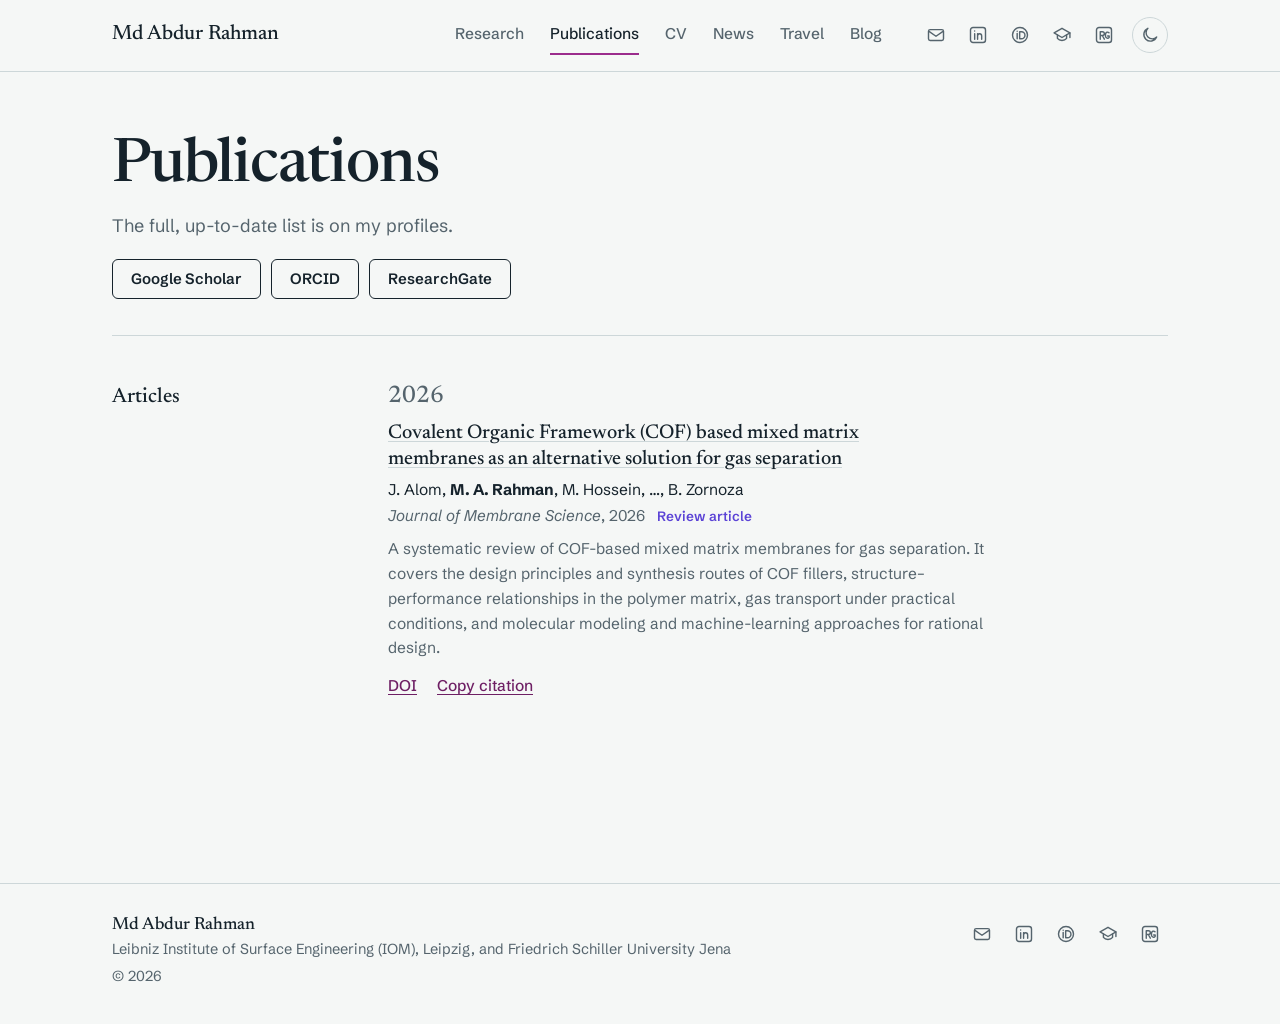
<file: publications.html>
<!DOCTYPE html>
<html lang="en">
<head>
<meta charset="utf-8">
<meta name="viewport" content="width=device-width, initial-scale=1">
<title>Publications · Md Abdur Rahman</title>
<meta name="description" content="Publications, talks and posters by Md Abdur Rahman.">
<link rel="icon" href="data:image/svg+xml,%3Csvg xmlns='http://www.w3.org/2000/svg' viewBox='0 0 32 32'%3E%3Ccircle cx='16' cy='16' r='13' fill='none' stroke='%2317756E' stroke-width='4'/%3E%3Ccircle cx='16' cy='16' r='5' fill='%239B2C8C'/%3E%3C/svg%3E">
<link rel="preconnect" href="https://fonts.googleapis.com">
<link rel="preconnect" href="https://fonts.gstatic.com" crossorigin>
<link href="https://fonts.googleapis.com/css2?family=Newsreader:ital,opsz,wght@0,6..72,400;0,6..72,500;0,6..72,600;1,6..72,400&family=Schibsted+Grotesk:wght@400;500;600&display=swap" rel="stylesheet">
<link rel="stylesheet" href="assets/style.css">
<script src="assets/boot.js"></script>
</head>
<body data-page="publications">
<a class="skip" href="#main">Skip to content</a>
<header id="site-header"></header>
<main id="main" class="wrap"><noscript><p class="note">This site needs JavaScript to show its content.</p></noscript></main>
<footer id="site-footer"></footer>
<script src="content.js"></script>
<script src="assets/site.js"></script>
</body>
</html>
</file>
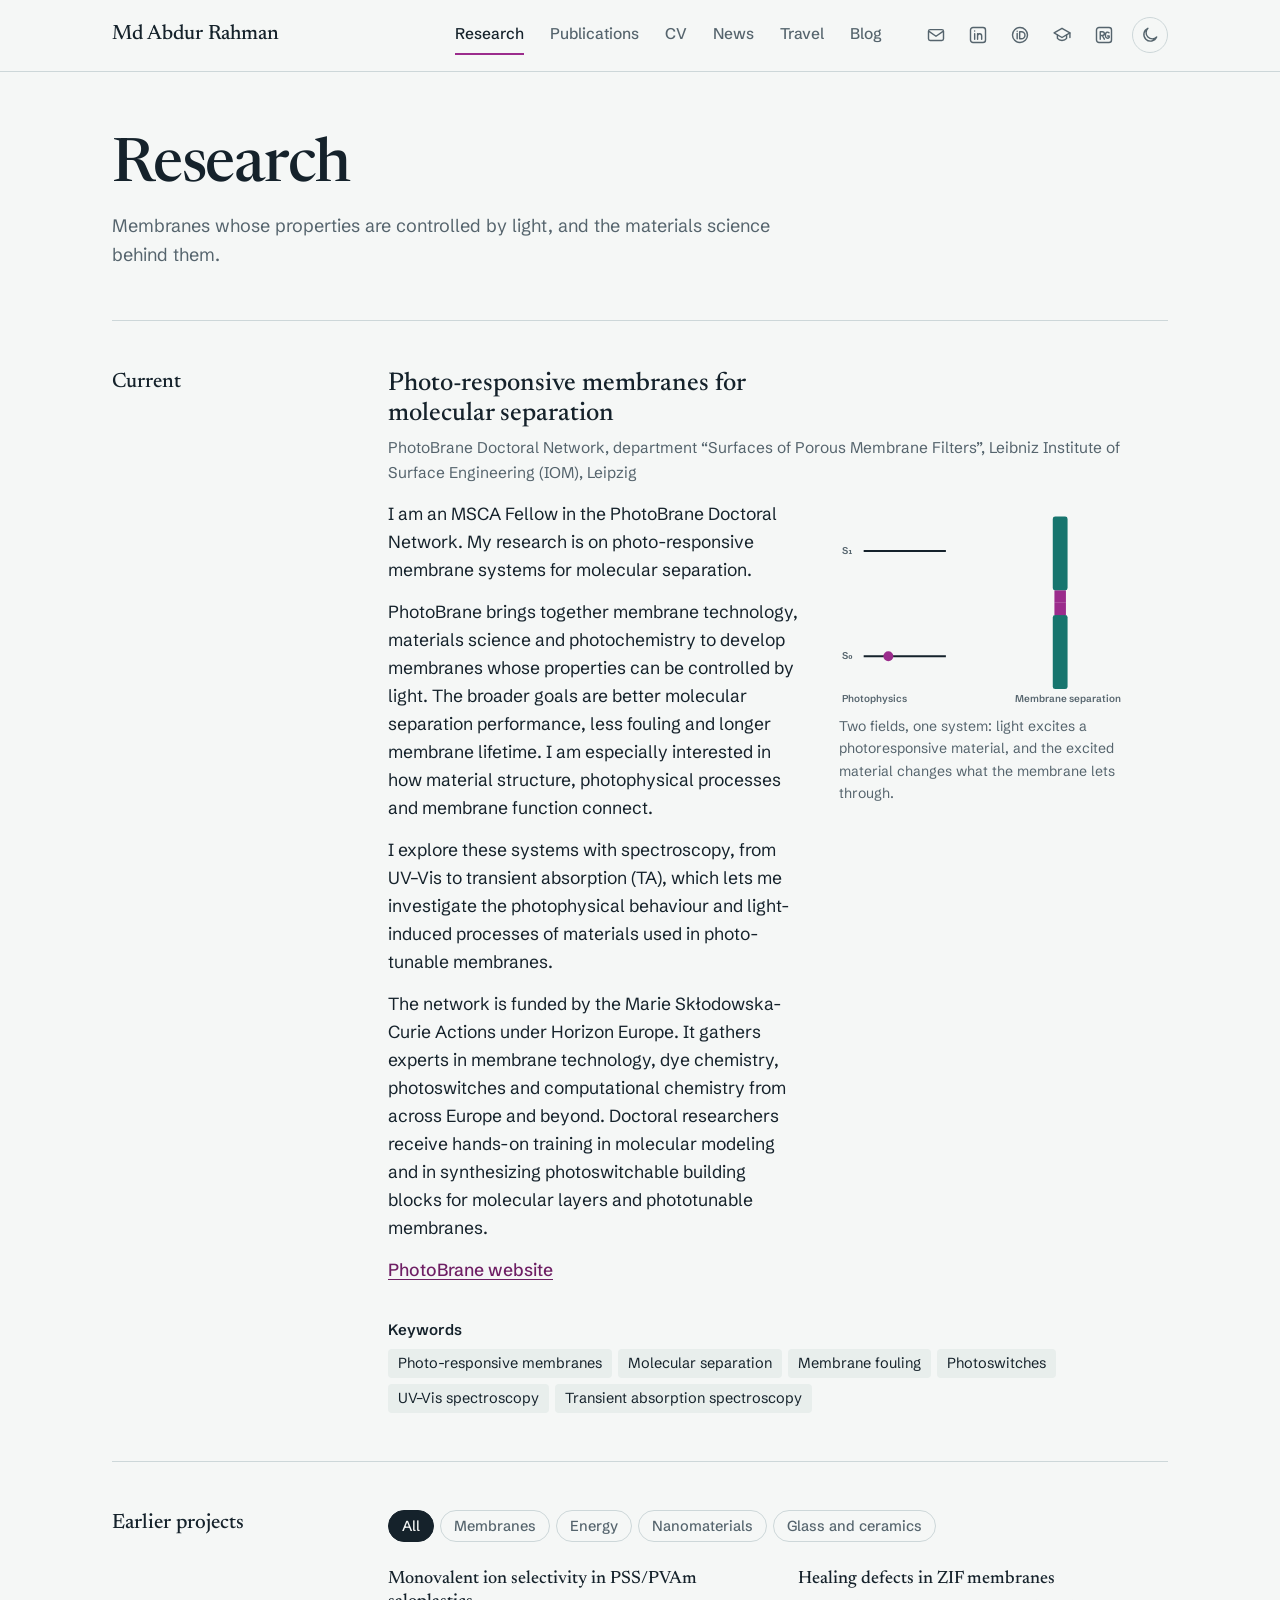
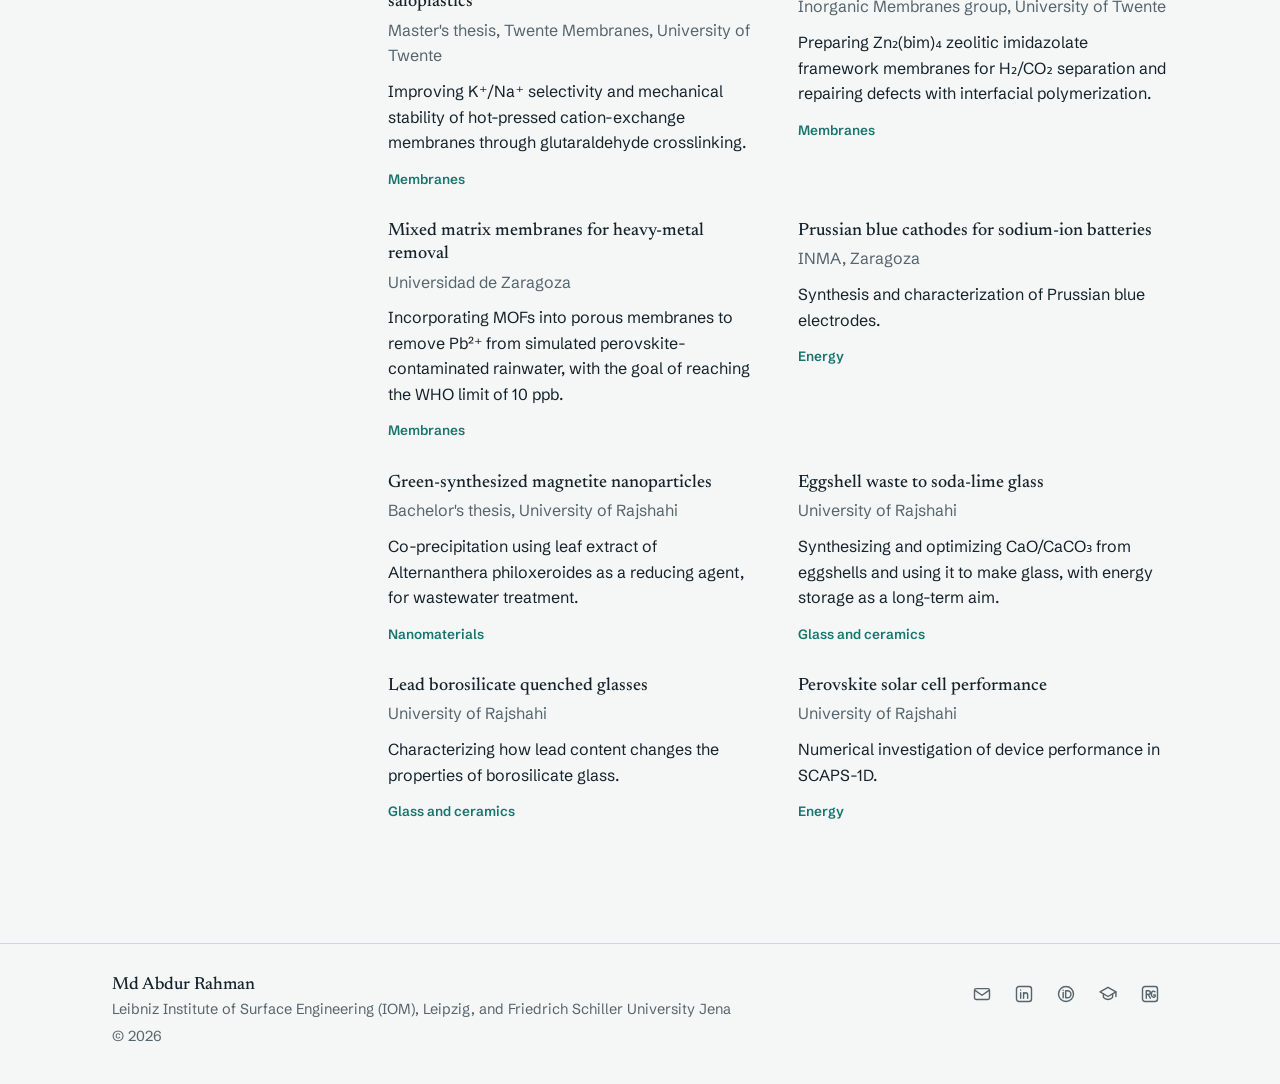
<file: research.html>
<!DOCTYPE html>
<html lang="en">
<head>
<meta charset="utf-8">
<meta name="viewport" content="width=device-width, initial-scale=1">
<title>Research · Md Abdur Rahman</title>
<meta name="description" content="Photo-responsive membranes for molecular separation, and earlier research projects.">
<link rel="icon" href="data:image/svg+xml,%3Csvg xmlns='http://www.w3.org/2000/svg' viewBox='0 0 32 32'%3E%3Ccircle cx='16' cy='16' r='13' fill='none' stroke='%2317756E' stroke-width='4'/%3E%3Ccircle cx='16' cy='16' r='5' fill='%239B2C8C'/%3E%3C/svg%3E">
<link rel="preconnect" href="https://fonts.googleapis.com">
<link rel="preconnect" href="https://fonts.gstatic.com" crossorigin>
<link href="https://fonts.googleapis.com/css2?family=Newsreader:ital,opsz,wght@0,6..72,400;0,6..72,500;0,6..72,600;1,6..72,400&family=Schibsted+Grotesk:wght@400;500;600&display=swap" rel="stylesheet">
<link rel="stylesheet" href="assets/style.css">
<script src="assets/boot.js"></script>
</head>
<body data-page="research">
<a class="skip" href="#main">Skip to content</a>
<header id="site-header"></header>
<main id="main" class="wrap"><noscript><p class="note">This site needs JavaScript to show its content.</p></noscript></main>
<footer id="site-footer"></footer>
<script src="content.js"></script>
<script src="assets/site.js"></script>
</body>
</html>
</file>
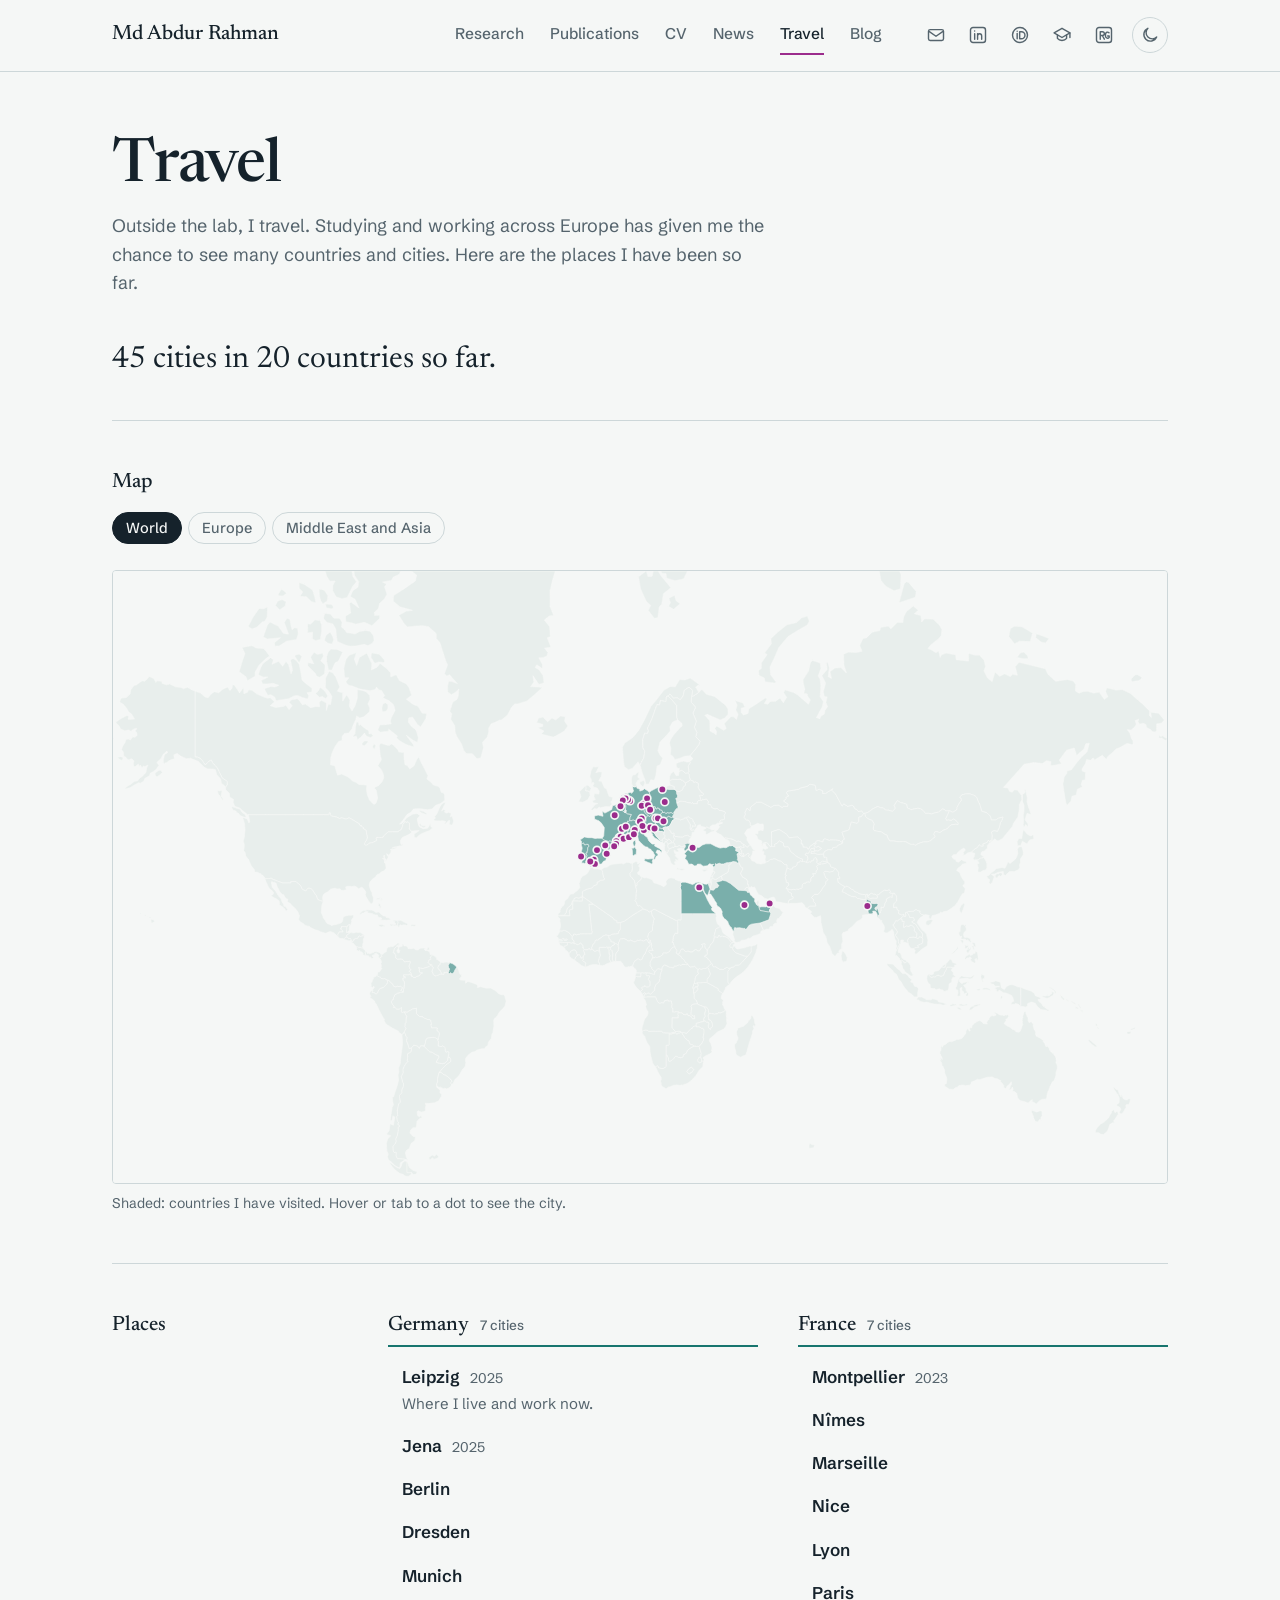
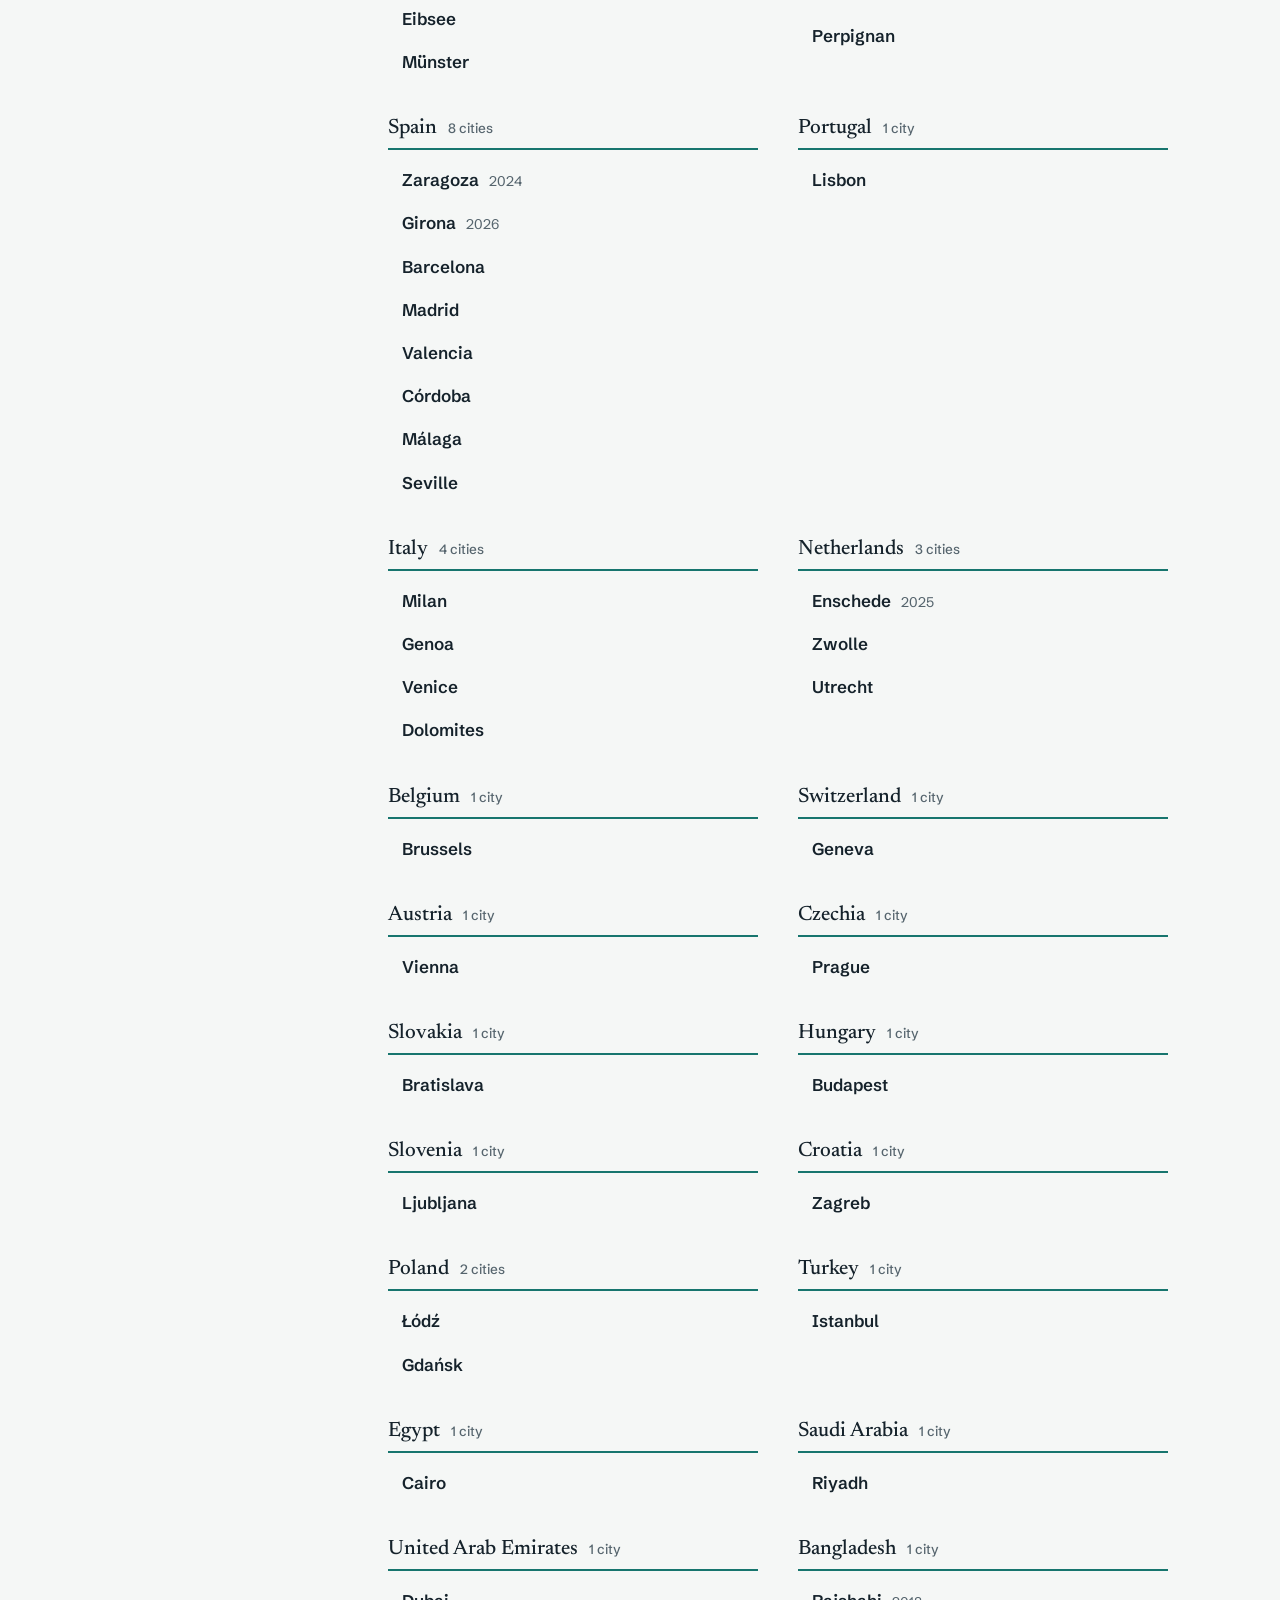
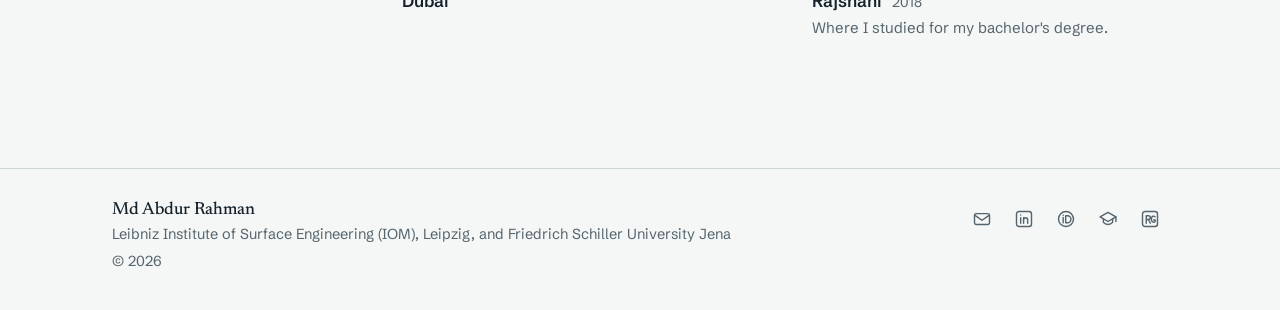
<file: travel.html>
<!DOCTYPE html>
<html lang="en">
<head>
<meta charset="utf-8">
<meta name="viewport" content="width=device-width, initial-scale=1">
<title>Travel · Md Abdur Rahman</title>
<meta name="description" content="Countries and cities Md Abdur Rahman has travelled to.">
<link rel="icon" href="data:image/svg+xml,%3Csvg xmlns='http://www.w3.org/2000/svg' viewBox='0 0 32 32'%3E%3Ccircle cx='16' cy='16' r='13' fill='none' stroke='%2317756E' stroke-width='4'/%3E%3Ccircle cx='16' cy='16' r='5' fill='%239B2C8C'/%3E%3C/svg%3E">
<link rel="preconnect" href="https://fonts.googleapis.com">
<link rel="preconnect" href="https://fonts.gstatic.com" crossorigin>
<link href="https://fonts.googleapis.com/css2?family=Newsreader:ital,opsz,wght@0,6..72,400;0,6..72,500;0,6..72,600;1,6..72,400&family=Schibsted+Grotesk:wght@400;500;600&display=swap" rel="stylesheet">
<link rel="stylesheet" href="assets/style.css">
<script src="assets/boot.js"></script>
</head>
<body data-page="travel">
<a class="skip" href="#main">Skip to content</a>
<header id="site-header"></header>
<main id="main" class="wrap"><noscript><p class="note">This site needs JavaScript to show its content.</p></noscript></main>
<footer id="site-footer"></footer>
<script src="content.js"></script>
<script src="assets/world.js"></script>
<script src="assets/site.js"></script>
</body>
</html>
</file>
<file: assets/style.css>
/* ============ tokens ============ */
:root{
  --paper:#F5F7F6; --paper-2:#E8EEEC; --ink:#15222B; --muted:#55646D; --rule:#CDD7D9;
  --mc:#9B2C8C;      /* merocyanine: the coloured open form */
  --uv:#5B43D6;      /* ultraviolet */
  --teal:#17756E;    /* membrane and permeate */
  --green:#3C9A4A;
  --link:#6E1F64;
  --serif:'Newsreader',Georgia,'Times New Roman',serif;
  --sans:'Schibsted Grotesk',system-ui,-apple-system,'Segoe UI',sans-serif;
  --w:1120px;
  color-scheme:light;
}
:root[data-theme="dark"]{
  --paper:#0F1519; --paper-2:#18232A; --ink:#E5EBED; --muted:#9AA9B0; --rule:#2A3840;
  --mc:#E27FD5; --uv:#A495FF; --teal:#5CC3B6; --green:#7BCB85; --link:#EFA6E6; color-scheme:dark;
}
@media (prefers-color-scheme:dark){
  :root:not([data-theme="light"]){
    --paper:#0F1519; --paper-2:#18232A; --ink:#E5EBED; --muted:#9AA9B0; --rule:#2A3840;
    --mc:#E27FD5; --uv:#A495FF; --teal:#5CC3B6; --green:#7BCB85; --link:#EFA6E6; color-scheme:dark;
  }
}

/* ============ base ============ */
*{box-sizing:border-box}
html{scroll-behavior:smooth;-webkit-text-size-adjust:100%}
body{margin:0;background:var(--paper);color:var(--ink);font:400 17px/1.6 var(--sans);-webkit-font-smoothing:antialiased}
a{color:var(--link);text-decoration-thickness:1px;text-underline-offset:3px}
a:hover{text-decoration-thickness:2px}
:focus-visible{outline:3px solid var(--teal);outline-offset:3px;border-radius:3px}
img{max-width:100%}
h1,h2,h3,h4{font-family:var(--serif);font-weight:500;margin:0}
p{margin:0 0 .8em}
.wrap{max-width:var(--w);margin:0 auto;padding:0 32px}
.skip{position:absolute;left:-999px;top:8px;background:var(--ink);color:var(--paper);padding:8px 14px;z-index:9}
.skip:focus{left:12px}
[hidden]{display:none!important}

/* ============ header / footer ============ */
#site-header{border-bottom:1px solid var(--rule)}
.hdr{max-width:var(--w);margin:0 auto;padding:16px 32px;display:flex;align-items:center;gap:12px 36px;flex-wrap:wrap}
.brand{font:500 1.3rem/1 var(--serif);color:var(--ink);text-decoration:none;margin-right:auto}
nav.main{display:flex;gap:4px 26px;font-size:15.5px;font-weight:500;flex-wrap:wrap}
nav.main a{color:var(--muted);text-decoration:none;padding:6px 0;border-bottom:2px solid transparent}
nav.main a:hover{color:var(--ink)}
nav.main a[aria-current="page"]{color:var(--ink);border-bottom-color:var(--mc)}
.hdr-end{display:flex;align-items:center;gap:6px}
.icons{display:flex;gap:6px;flex-wrap:wrap}
.ico,.theme{width:36px;height:36px;border-radius:50%;display:inline-flex;align-items:center;justify-content:center;color:var(--muted);border:1px solid transparent;background:none;cursor:pointer;padding:0}
.ico svg,.theme svg{width:20px;height:20px;fill:none;stroke:currentColor;stroke-width:1.7;stroke-linecap:round;stroke-linejoin:round}
.ico:hover,.theme:hover{color:var(--ink);border-color:var(--rule)}
.theme{margin-left:4px;border-color:var(--rule)}
.icons.lg .ico{width:46px;height:46px;border-color:var(--rule);color:var(--ink)}
.icons.lg .ico svg{width:23px;height:23px}
#site-footer{border-top:1px solid var(--rule);margin-top:72px}
.ftr{max-width:var(--w);margin:0 auto;padding:32px;display:flex;justify-content:space-between;gap:24px;flex-wrap:wrap;color:var(--muted);font-size:14.5px}
.ftr p{margin:0 0 4px}
.ftr-name{font:500 1.1rem var(--serif);color:var(--ink)}

/* ============ hero ============ */
.hero{display:grid;grid-template-columns:minmax(0,1fr) minmax(0,1.05fr);gap:56px;align-items:center;padding:72px 0 64px}
.portrait{width:112px;height:112px;border-radius:50%;object-fit:cover;display:block;margin:0 0 24px;border:3px solid var(--paper-2)}
h1.name{font:500 clamp(2.8rem,6.4vw,5.2rem)/.98 var(--serif);letter-spacing:-.025em;margin:0 0 24px;font-optical-sizing:auto}
.lede{font:400 clamp(1.3rem,2.2vw,1.6rem)/1.38 var(--serif);max-width:28ch;margin:0 0 16px}
.sub{color:var(--muted);max-width:52ch;margin:0 0 28px;font-size:16px}
.btns{display:flex;flex-wrap:wrap;gap:10px;margin-top:4px}
.btn{display:inline-flex;align-items:center;padding:10px 18px;border:1.5px solid var(--ink);border-radius:6px;font:600 15px/1.2 var(--sans);text-decoration:none;color:var(--ink);background:none;cursor:pointer}
.btn.primary{background:var(--ink);color:var(--paper)}
.btn:hover{background:var(--mc);border-color:var(--mc);color:#fff}

/* interactive photoswitch */
.ps{margin:0}
.ps svg{width:100%;height:auto;display:block;overflow:visible}
.ps .axis{stroke:var(--ink);stroke-width:1.5}
.ps .tick{stroke:var(--ink)}
.ps .axl{font:500 12px var(--sans);fill:var(--muted)}
.ps .uvhatch{stroke:var(--uv);stroke-width:2.2;opacity:.7}
.ps .sp-closed{fill:none;stroke:var(--ink);stroke-width:2.4;transition:opacity .6s}
.ps .sp-open{fill:none;stroke:var(--mc);stroke-width:2.6;opacity:0;transition:opacity .6s}
.ps .sp-area{fill:var(--mc);opacity:0;transition:opacity .6s}
.ps .irr line{stroke-width:1.5;stroke-dasharray:3 4}
.ps .irr text{font:600 12px var(--sans)}
.ps .irr-uv line{stroke:var(--uv)} .ps .irr-uv text{fill:var(--uv)}
.ps .irr-vis line{stroke:var(--green)} .ps .irr-vis text{fill:var(--green)}
.ps .irr{opacity:.25;transition:opacity .4s}
.ps .beam{fill:var(--green);opacity:.13;transition:fill .4s,opacity .4s}
.ps .lamp{fill:var(--green);transition:fill .4s}
.ps .m-body{fill:var(--teal);opacity:.9}
.ps .m-pore{fill:var(--paper)}
.ps .sw{fill:var(--paper);stroke:var(--ink);stroke-width:2;transition:fill .6s,stroke .6s}
.ps .flow line,.ps .flow path{stroke:var(--teal);stroke-width:2.6;fill:none;stroke-linecap:round;stroke-linejoin:round}
.ps .flow{opacity:.3;transition:opacity .6s}
.ps[data-state="closed"] .irr-vis{opacity:1}
.ps[data-state="open"] .irr-uv{opacity:1}
.ps[data-state="open"] .sp-closed{opacity:.18}
.ps[data-state="open"] .sp-open{opacity:1}
.ps[data-state="open"] .sp-area{opacity:.12}
.ps[data-state="open"] .beam{fill:var(--uv);opacity:.16}
.ps[data-state="open"] .lamp{fill:var(--uv)}
.ps[data-state="open"] .sw{fill:var(--mc);stroke:var(--mc)}
.ps[data-state="open"] .flow{opacity:1}
.ps-ctl{display:flex;gap:8px;flex-wrap:wrap;margin:18px 0 10px}
.ps-ctl button{font:600 14.5px var(--sans);padding:8px 14px;border-radius:6px;border:1.5px solid var(--rule);background:none;color:var(--ink);cursor:pointer;display:inline-flex;align-items:center;gap:8px}
.ps-ctl button::before{content:"";width:10px;height:10px;border-radius:50%;background:var(--green)}
.ps-ctl button[data-s="open"]::before{background:var(--uv)}
.ps-ctl button[aria-pressed="true"]{border-color:var(--ink);background:var(--paper-2)}
.ps figcaption{font-size:14px;color:var(--muted);max-width:56ch}
.ps-state{color:var(--ink);font-weight:500}

/* ============ page heads, sections ============ */
.page-head{padding:64px 0 36px}
.page-head h1{font:500 clamp(2.4rem,5vw,3.8rem)/1.02 var(--serif);letter-spacing:-.02em;margin:0 0 14px}
.page-head p{color:var(--muted);max-width:60ch;font-size:18px}
.page-head .btns{margin-top:18px}
.sec{display:grid;grid-template-columns:220px minmax(0,1fr);gap:16px 56px;padding:48px 0;border-top:1px solid var(--rule)}
.sec>h2{font:500 1.3rem/1.3 var(--serif);position:sticky;top:20px;align-self:start}
.sec.wide{grid-template-columns:1fr}
.sec-body>*:last-child{margin-bottom:0}
.prose p{max-width:66ch;font-size:17.5px}
h3{font-size:1.2rem;line-height:1.3}
h3 a{color:inherit;text-decoration-color:var(--rule)}
h3 a:hover{text-decoration-color:currentColor}
h3.big{font-size:1.6rem;line-height:1.2;margin-bottom:6px;max-width:30ch}
.minor{font:600 15px var(--sans);margin:22px 0 10px;color:var(--ink)}
.where{color:var(--muted);font-size:15.5px;margin:3px 0 10px}
.note{background:var(--paper-2);padding:16px 18px;border-radius:6px;color:var(--muted)}
.more{margin-top:22px;font-weight:500}
.links-inline{display:flex;flex-wrap:wrap;gap:6px 20px;font-weight:500;font-size:15.5px;margin-top:6px}
.chips{list-style:none;margin:0;padding:0;display:flex;flex-wrap:wrap;gap:6px}
.chips li{font-size:14.5px;padding:3px 10px;border-radius:4px;background:var(--paper-2);color:var(--ink)}
.chips.sm li{font-size:13.5px;padding:2px 8px;color:var(--muted)}

/* highlights */
.hl{display:grid;grid-template-columns:repeat(3,minmax(0,1fr));gap:28px}
.hl-item{border-top:3px solid var(--mc);padding-top:14px}
.hl-item h3{font-size:1.15rem;margin-bottom:8px}
.hl-item p{color:var(--muted);font-size:15.5px}

/* contact */
.big-mail{font:400 clamp(1.4rem,3vw,2.1rem)/1.2 var(--serif);margin-bottom:18px;word-break:break-word}

/* filters */
.filters{display:flex;flex-wrap:wrap;gap:6px;margin:0 0 26px}
.filters button{font:500 14.5px var(--sans);padding:6px 13px;border-radius:999px;border:1px solid var(--rule);background:none;color:var(--muted);cursor:pointer}
.filters button:hover{color:var(--ink);border-color:var(--ink)}
.filters button[aria-pressed="true"]{background:var(--ink);color:var(--paper);border-color:var(--ink)}

/* ============ map ============ */
.map-wrap{display:grid;gap:28px}
svg.map{width:100%;height:auto;display:block}
.map .sea{fill:var(--paper)}
.map .land{fill:var(--paper-2);stroke:none}
.map .land-hi{fill:var(--rule)}
.map .borders{fill:none;stroke:var(--rule);stroke-width:.8}
.map .frame{fill:none;stroke:var(--rule);stroke-width:1}
.map .map-arc{fill:none;stroke:var(--mc);stroke-width:1.6;stroke-dasharray:2 6;stroke-linecap:round;opacity:.8}
.map .dot{fill:var(--mc);stroke:var(--paper);stroke-width:2.5}
.map .halo{fill:var(--mc);opacity:0;transition:opacity .2s}
.map .pt{cursor:default;outline:none}
.map .pt.on .halo,.map .pt:focus .halo{opacity:.22}
.map .soon .dot{fill:var(--paper);stroke:var(--mc);stroke-width:2.5;stroke-dasharray:3 2.5}
.map .lbl{font:600 15px var(--sans);fill:var(--ink);paint-order:stroke;stroke:var(--paper);stroke-width:4px;stroke-linejoin:round}
.map .inset-lbl{font:500 13px var(--sans);fill:var(--muted)}
ol.places{list-style:none;margin:0;padding:0;display:grid;grid-template-columns:repeat(auto-fill,minmax(250px,1fr));gap:4px 28px}
ol.places li{padding:10px 0 10px 16px;border-left:2px solid var(--rule);transition:border-color .2s}
ol.places li.on{border-left-color:var(--mc)}
ol.places li.soon{border-left-style:dashed}
.pl-city{display:block;font-weight:600}
.pl-years{display:block;font-size:14px;color:var(--mc)}
.pl-what{display:block;font-size:14.5px;color:var(--muted)}

/* ============ news ============ */
.news{display:grid;grid-template-columns:150px minmax(0,1fr);gap:4px 28px;padding:0 0 30px;margin:0 0 30px;border-bottom:1px solid var(--rule)}
.news:last-of-type{border-bottom:0;margin-bottom:0}
.news-when{font-size:14.5px;color:var(--muted);margin:3px 0 0}
.news p{max-width:66ch}
.kind{display:inline-flex;align-items:center;gap:7px;font-size:13.5px;font-weight:600;color:var(--muted);margin:0 0 4px}
.kind::before{content:"";width:8px;height:8px;border-radius:50%;background:var(--teal)}
.kind-award::before{background:var(--mc)}
.kind-publication::before{background:var(--uv)}
.kind-role::before{background:var(--ink)}
.award{display:inline-block;border-left:3px solid var(--mc);padding:4px 12px;background:var(--paper-2);font-weight:600;font-size:15px}
.gallery{display:grid;grid-template-columns:repeat(auto-fill,minmax(180px,1fr));gap:8px;margin:12px 0}
.gallery img{width:100%;height:150px;object-fit:cover;display:block;border-radius:4px}
.embed iframe{width:100%;max-width:540px;border:0;display:block;margin:10px 0}

/* ============ research ============ */
.cur-grid{display:grid;grid-template-columns:minmax(0,1.25fr) minmax(0,1fr);gap:40px;align-items:start;margin-top:14px}
.proj{display:grid;grid-template-columns:repeat(2,minmax(0,1fr));gap:30px 40px}
.proj-item h3{font-size:1.12rem;margin-bottom:2px}
.proj-item p{font-size:16px}
.field{font-size:13.5px!important;color:var(--teal);font-weight:600;margin:0}

/* Jablonski + gate figure */
.jab{margin:0}
.jab svg{width:100%;height:auto;display:block}
.jab figcaption{font-size:14px;color:var(--muted);margin-top:8px}
.jab .wall{fill:var(--teal)}
.jab .k{fill:var(--teal)}
.jab .na{fill:var(--muted)}
.jab .lvl{stroke:var(--ink);stroke-width:2.5}
.jab .photon{fill:none;stroke:var(--uv);stroke-width:2.2}
.jab .head{fill:var(--uv)}
.jab .dhead{fill:var(--muted)}
.jab .flap{fill:var(--mc);transform-box:fill-box}
.jab .e{fill:var(--mc)}
.jab .decay{stroke:var(--muted);stroke-width:1.8;stroke-dasharray:4 4}
.jab .link{fill:none;stroke:var(--mc);stroke-width:1.5;stroke-dasharray:3 4}
.jab text{font:600 12px var(--sans);fill:var(--muted)}
.jab text.hv{font:italic 500 15px var(--serif);fill:var(--uv)}
.jab .e{animation:elec 8s ease-in-out infinite}
.jab .up,.jab .down,.jab .link{opacity:0}
.jab .up{animation:up 8s linear infinite}
.jab .down{animation:down 8s linear infinite}
.jab .link{animation:lnk 8s linear infinite}
.jab .ftop{transform-origin:50% 0;animation:gate 8s ease-in-out infinite}
.jab .fbot{transform-origin:50% 100%;animation:gate 8s ease-in-out infinite}
.jab .k{opacity:0;animation:pass 8s ease-in-out infinite}
.jab .k2{animation-delay:.3s}.jab .k3{animation-delay:.6s}
.jab .na{opacity:0;animation:bounce 8s ease-in-out infinite}
.jab .n2{animation-delay:1.2s}
@keyframes elec{0%,25%{transform:translateY(0)}33%,70%{transform:translateY(-128px)}78%,100%{transform:translateY(0)}}
@keyframes up{0%,24%{opacity:0}27%,33%{opacity:1}36%,100%{opacity:0}}
@keyframes down{0%,70%{opacity:0}72%,78%{opacity:1}80%,100%{opacity:0}}
@keyframes lnk{0%,33%{opacity:0}38%,70%{opacity:.9}76%,100%{opacity:0}}
@keyframes gate{0%,32%{transform:scaleY(1)}40%,70%{transform:scaleY(0)}78%,100%{transform:scaleY(1)}}
@keyframes pass{0%{transform:translate(0,0);opacity:0}5%{opacity:1}38%{transform:translate(32px,0);opacity:1}42%{transform:translate(32px,0)}62%{transform:translate(110px,0);opacity:1}72%{transform:translate(135px,0);opacity:0}100%{transform:translate(0,0);opacity:0}}
@keyframes bounce{0%{transform:translate(0,0);opacity:0}5%{opacity:1}35%{transform:translate(34px,0)}55%{transform:translate(20px,4px)}95%{opacity:1}100%{transform:translate(0,0);opacity:0}}

/* ============ publications ============ */
.yr{font:500 1.5rem var(--serif);color:var(--muted);margin:0 0 12px}
.pub{padding:0 0 26px;margin:0 0 26px;border-bottom:1px solid var(--rule)}
.pub:last-child{border-bottom:0}
.pub h3{font-size:1.25rem;max-width:44ch;margin-bottom:6px}
.authors{font-size:15.5px;margin:0 0 2px}
.venue{font-size:15.5px;color:var(--muted);margin:0 0 8px}
.ptype{margin-left:12px;font-size:13.5px;font-weight:600;color:var(--uv)}
.sum{font-size:15.5px;color:var(--muted);max-width:68ch}
.linkbtn{font:500 15.5px var(--sans);color:var(--link);background:none;border:0;padding:0;cursor:pointer;text-decoration:underline;text-underline-offset:3px;text-decoration-thickness:1px}

/* ============ CV ============ */
.tl-scroll{overflow-x:auto;-webkit-overflow-scrolling:touch}
svg.tl{width:100%;min-width:760px;height:auto;display:block}
.tl .grid{stroke:var(--rule);stroke-width:1}
.tl .yrl{font:500 13px var(--sans);fill:var(--muted)}
.tl .lane{font:600 14px var(--sans);fill:var(--ink)}
.tl .now{stroke:var(--mc);stroke-width:1.5;stroke-dasharray:3 3}
.tl .nowl{font:600 12px var(--sans);fill:var(--mc)}
.tl .bar rect{transition:opacity .2s}
.tl .bar.edu rect{fill:var(--teal)}
.tl .bar.exp rect{fill:var(--ink)}
.tl .bar.soon rect{fill:var(--paper);stroke:var(--ink);stroke-width:1.5;stroke-dasharray:4 3}
.tl .bar text{font:500 12.5px var(--sans);fill:var(--paper);pointer-events:none}
.tl .bar.soon text{fill:var(--ink)}
.tl .bar:hover rect,.tl .bar:focus rect{opacity:.75}
.tl-note{font-size:14px;color:var(--muted);margin-top:8px}
.cv-item{display:grid;grid-template-columns:170px minmax(0,1fr);gap:4px 28px;margin:0 0 34px;scroll-margin-top:24px}
.cv-item:target h3{color:var(--mc)}
.cv-when{font-size:14.5px;color:var(--muted);margin:3px 0 0}
.planned{display:block;font-size:13px;font-weight:600;color:var(--mc)}
.cv-item p{max-width:66ch}
.cv-item .chips{margin-top:10px}
ul.rows{list-style:none;margin:0;padding:0}
ul.rows li{display:grid;grid-template-columns:110px minmax(0,1fr);gap:4px 28px;padding:10px 0;border-bottom:1px solid var(--rule)}
ul.rows li:last-child{border-bottom:0}
.rows-k{font-size:14.5px;color:var(--muted);padding-top:2px}
ul.rows b{font-weight:600}
.skills{display:grid;grid-template-columns:repeat(2,minmax(0,1fr));gap:8px 40px}
.skills .minor{margin-top:6px}

/* ============ blog ============ */
.article{max-width:690px;padding:64px 0 24px}
.article h1{font:500 clamp(2.1rem,4.6vw,3.2rem)/1.08 var(--serif);letter-spacing:-.015em;margin:4px 0 28px}
.article h2{font-size:1.6rem;margin:40px 0 10px}
.article h3{font-size:1.25rem;margin:30px 0 8px}
.article p,.article li{font:400 19px/1.7 var(--serif);margin:0 0 18px}
.article ul{padding-left:22px}
.article figure{margin:30px 0}
.article figure img{border-radius:4px;display:block}
.article figcaption{font-size:14px;color:var(--muted);margin-top:8px}

/* foulant-cleaning animation */
:root{--foul:#8A5A3C}
:root[data-theme="dark"]{--foul:#C58F6B}
@media (prefers-color-scheme:dark){:root:not([data-theme="light"]){--foul:#C58F6B}}
svg.fc{width:100%;height:auto;display:block}
.fc-mem{fill:var(--teal)}
.fc-pores rect{fill:var(--paper)}
.fc-light{fill:var(--uv);opacity:0;animation:fcLight 12s linear infinite}
.fc-lamp{fill:var(--uv);opacity:.35;animation:fcLamp 12s linear infinite}
.fc-rays line{stroke:var(--uv);stroke-width:2;stroke-linecap:round}
.fc-glow{stroke:var(--uv);stroke-width:3;opacity:0;animation:fcGlow 12s linear infinite}
.fc-perm{animation:fcPerm 12s ease-in-out infinite}
.fc-perm line{stroke:var(--teal);stroke-width:3}
.fc-perm polygon{fill:var(--teal)}
.fo{fill:var(--foul);opacity:0}
.fa{animation:fcA 12s ease-in-out infinite}
.fb{animation:fcB 12s ease-in-out infinite}
.fc3{animation:fcC 12s ease-in-out infinite}
.fc-lab{font:600 13px var(--sans);fill:var(--muted)}
.fc-st{font:600 14px var(--sans);fill:var(--ink);opacity:0}
.t1{animation:fcT1 12s linear infinite}
.t2{animation:fcT2 12s linear infinite}
.t3{animation:fcT3 12s linear infinite}
@keyframes fcLight{0%,34%{opacity:0}38%,62%{opacity:.17}68%,100%{opacity:0}}
@keyframes fcLamp{0%,34%{opacity:.3}38%,62%{opacity:1}68%,100%{opacity:.3}}
@keyframes fcGlow{0%,34%{opacity:0}38%,62%{opacity:.9}68%,100%{opacity:0}}
@keyframes fcPerm{0%,4%{opacity:.95}26%,60%{opacity:.25}72%,100%{opacity:.95}}
@keyframes fcA{0%,2%{opacity:0;transform:translate(0,-70px)}8%{opacity:1;transform:translate(0,0)}44%{opacity:1;transform:translate(0,0)}58%{opacity:1;transform:translate(10px,-26px)}72%{opacity:0;transform:translate(150px,-30px)}100%{opacity:0;transform:translate(0,-70px)}}
@keyframes fcB{0%,10%{opacity:0;transform:translate(0,-70px)}16%{opacity:1;transform:translate(0,0)}44%{opacity:1;transform:translate(0,0)}58%{opacity:1;transform:translate(10px,-26px)}72%{opacity:0;transform:translate(150px,-30px)}100%{opacity:0;transform:translate(0,-70px)}}
@keyframes fcC{0%,18%{opacity:0;transform:translate(0,-70px)}24%{opacity:1;transform:translate(0,0)}44%{opacity:1;transform:translate(0,0)}58%{opacity:1;transform:translate(10px,-26px)}72%{opacity:0;transform:translate(150px,-30px)}100%{opacity:0;transform:translate(0,-70px)}}
@keyframes fcT1{0%,4%{opacity:0}8%,30%{opacity:1}34%,100%{opacity:0}}
@keyframes fcT2{0%,35%{opacity:0}39%,62%{opacity:1}66%,100%{opacity:0}}
@keyframes fcT3{0%,70%{opacity:0}74%,96%{opacity:1}100%{opacity:0}}

/* ============ typo banner ============ */
.typo{margin:48px 0;padding:24px 28px;border-left:5px solid #C0392B;background:var(--paper-2);max-width:72ch}
.typo h1{font-size:1.6rem;margin-bottom:10px}
.typo code{background:var(--paper);padding:1px 6px;border-radius:3px}

/* ============ motion & small screens ============ */
@media (prefers-reduced-motion:reduce){
  html{scroll-behavior:auto}
  .jab .e,.jab .up,.jab .down,.jab .link,.jab .ftop,.jab .fbot,.jab .k,.jab .na{animation:none}
  .jab .e{transform:translateY(-128px)}.jab .up{opacity:1}.jab .link{opacity:.9}
  .jab .ftop,.jab .fbot{transform:scaleY(0)}
  .jab .k1{transform:translate(120px,0);opacity:1}.jab .k2{transform:translate(95px,0);opacity:1}.jab .k3{transform:translate(70px,0);opacity:1}
  .jab .na{opacity:1;transform:translate(30px,0)}
  .fc-light,.fc-lamp,.fc-glow,.fc-perm,.fa,.fb,.fc3,.t1,.t2,.t3{animation:none}
  .fc-light{opacity:.17}.fc-lamp{opacity:1}.fc-glow{opacity:.9}.fc-perm{opacity:.25}.fo{opacity:1}.t2{opacity:1}
  .ps *{transition:none!important}
}
@media (max-width:900px){
  .hero{grid-template-columns:1fr;gap:36px;padding:44px 0 40px}
  .sec{grid-template-columns:1fr;gap:16px;padding:36px 0}
  .sec>h2{position:static}
  .hl{grid-template-columns:1fr;gap:22px}
  .cur-grid,.proj,.skills{grid-template-columns:1fr}
  .map .lbl{font-size:22px}
}
@media (max-width:640px){
  body{font-size:16.5px}
  .wrap,.hdr,.ftr{padding-left:20px;padding-right:20px}
  .hdr{gap:8px 20px}
  .hdr .icons.sm{display:none}
  nav.main{order:3;width:100%;gap:2px 20px;overflow-x:auto;flex-wrap:nowrap}
  nav.main a{white-space:nowrap}
  .news,.cv-item,ul.rows li{grid-template-columns:1fr;gap:2px}
  .map .lbl{display:none}
  .page-head{padding:40px 0 24px}
}

/* ============ print (CV page) ============ */
@media print{
  :root{--paper:#fff;--paper-2:#f1f1f1;--ink:#111;--muted:#444;--rule:#ccc}
  #site-header,#site-footer,.page-head .btns,.tl-note,.skip,.filters{display:none!important}
  body{font-size:11pt;background:#fff}
  .wrap{max-width:none;padding:0}
  .page-head{padding:0 0 10pt}
  .page-head h1{font-size:24pt}
  .sec{padding:12pt 0;grid-template-columns:120pt 1fr;gap:6pt 18pt;break-inside:auto}
  .sec>h2{position:static;font-size:13pt}
  .cv-item{break-inside:avoid;margin-bottom:12pt}
  svg.tl{min-width:0}
  a{color:inherit;text-decoration:none}
}

/* preview bar (shown only when previewing edits from edit.html) */
.preview-bar{position:sticky;top:0;z-index:5;display:flex;flex-wrap:wrap;gap:8px 20px;align-items:center;padding:10px 32px;background:#6E1F64;color:#fff;font-size:14.5px;font-weight:500}
.preview-bar a{color:#fff}
.preview-bar button{font:600 14px var(--sans);background:#fff;color:#6E1F64;border:0;border-radius:4px;padding:5px 12px;cursor:pointer;margin-left:auto}
@media print{.preview-bar{display:none}}

/* ============ travel ============ */
.tr-count{font:400 clamp(1.4rem,2.6vw,1.9rem)/1.3 var(--serif);margin:-8px 0 40px;color:var(--ink)}
svg.world{width:100%;height:auto;display:block;--s:1;border:1px solid var(--rule);border-radius:4px;background:var(--paper)}
.world .sea{fill:var(--paper)}
.world .ct{fill:var(--paper-2);stroke:var(--paper);stroke-width:calc(.6px * var(--s))}
.world .ct.been{fill:var(--teal);opacity:.55}
.world .ct:hover{opacity:.85}
.world .pin{outline:none;cursor:default}
.world .pin-s{transform:scale(var(--s))}
.world .dot{fill:var(--mc);stroke:var(--paper);stroke-width:1.6}
.world .halo{fill:var(--mc);opacity:0;transition:opacity .2s}
.world .lbl{font:600 12px var(--sans);fill:var(--ink);paint-order:stroke;stroke:var(--paper);stroke-width:3.5px;stroke-linejoin:round;opacity:0;transition:opacity .2s;pointer-events:none}
.world .pin.on .halo,.world .pin:focus .halo{opacity:.25}
.world .pin.on .lbl,.world .pin:focus .lbl{opacity:1}
.world .pin.on{position:relative}
.tr-groups{display:grid;grid-template-columns:repeat(auto-fill,minmax(260px,1fr));gap:32px 40px}
.tr-group h3{font-size:1.3rem;margin-bottom:8px;padding-bottom:6px;border-bottom:2px solid var(--teal)}
.tr-n{font:500 13.5px var(--sans);color:var(--muted);margin-left:6px}
.tr-group ul{list-style:none;margin:0;padding:0}
.tr-group li{padding:8px 0 8px 12px;border-left:2px solid transparent;transition:border-color .2s}
.tr-group li.on{border-left-color:var(--mc)}
.tr-city{font-weight:600}
.tr-year{margin-left:10px;font-size:14px;color:var(--muted)}
.tr-note{font-size:15px;color:var(--muted);margin:2px 0 0}
.gallery.sm{grid-template-columns:repeat(auto-fill,minmax(90px,1fr));gap:6px;margin:8px 0 0}
.gallery.sm img{height:80px}
.beyond{font:400 clamp(1.2rem,2vw,1.45rem)/1.45 var(--serif);max-width:44ch}
</file>
<file: assets/editor.css>
/* edit.html only */
body.ed{font-size:16px}
.ed-top{display:flex;justify-content:space-between;align-items:flex-end;gap:16px 32px;flex-wrap:wrap;padding:28px 32px 20px;border-bottom:1px solid var(--rule);position:sticky;top:0;background:var(--paper);z-index:4}
.ed-top h1{font:500 2rem/1.1 var(--serif);margin:0 0 6px}
.ed-top p{color:var(--muted);margin:0;max-width:60ch;font-size:15px}
.ed-actions{display:flex;gap:8px;flex-wrap:wrap}
#ed-msg p{margin:0;padding:12px 32px;font-size:15px;font-weight:500}
#ed-msg .ok{background:var(--paper-2)}
#ed-msg .bad{background:#C0392B;color:#fff}
.ed-help{margin:16px 32px 0;padding:12px 16px;border:1px solid var(--rule);border-radius:6px;max-width:820px}
.ed-help summary{cursor:pointer;font-weight:600}
.ed-help ol{padding-left:22px;margin:12px 0}
.ed-help li{margin-bottom:6px}
.ed-help p{font-size:15px;color:var(--muted)}
.ed-help code{background:var(--paper-2);padding:1px 5px;border-radius:3px}
.ed-grid{display:grid;grid-template-columns:240px minmax(0,1fr);gap:40px;padding:24px 32px 80px;max-width:1200px}
.ed-nav{display:flex;flex-direction:column;gap:2px;position:sticky;top:130px;align-self:start}
.ed-nav a{padding:7px 12px;border-radius:5px;color:var(--muted);text-decoration:none;font-size:15px}
.ed-nav a:hover{color:var(--ink);background:var(--paper-2)}
.ed-nav a[aria-current]{background:var(--ink);color:var(--paper)}
#ed-main h2{font:500 1.7rem var(--serif);margin:0 0 4px}
#ed-main .lead{color:var(--muted);margin:0 0 22px;max-width:62ch}
.form{max-width:760px}
.fld{display:block;margin:0 0 16px}
.fld>span:first-child{display:block;font-weight:600;font-size:14.5px;margin-bottom:4px}
.hint{display:block;font-size:13.5px;color:var(--muted);margin:-2px 0 5px}
.fld input,.fld textarea,.para textarea{width:100%;font:400 15.5px/1.5 var(--sans);color:var(--ink);background:var(--paper);border:1px solid var(--rule);border-radius:5px;padding:8px 10px}
.fld textarea,.para textarea{resize:vertical}
.fld textarea.mono{font:400 14px/1.55 ui-monospace,Menlo,Consolas,monospace}
.fld input:focus,.fld textarea:focus,.para textarea:focus{outline:2px solid var(--teal);outline-offset:0;border-color:var(--teal)}
.chk{display:flex;gap:8px;align-items:center;margin:0 0 14px;font-size:15px}
.chk input{width:18px;height:18px;accent-color:var(--teal)}
fieldset.grp{border:1px solid var(--rule);border-radius:6px;padding:14px 16px 6px;margin:0 0 18px}
fieldset.grp legend{font-weight:600;padding:0 6px;font-size:15px}
.list>.add{margin:2px 0 12px}
details.item{border:1px solid var(--rule);border-radius:6px;margin:0 0 8px;background:var(--paper)}
details.item[open]{border-color:var(--ink)}
details.item>summary{cursor:pointer;padding:10px 14px;font-weight:500;display:flex;gap:10px;align-items:center}
.hidden-tag{font-style:normal;font-size:12.5px;color:var(--muted);border:1px solid var(--rule);border-radius:3px;padding:0 6px}
.item-body{padding:6px 14px 12px;border-top:1px solid var(--rule)}
.para{margin:0 0 12px}
.tools{display:flex;gap:6px;flex-wrap:wrap;margin:6px 0 4px}
.tools button,.add{font:500 13.5px var(--sans);padding:5px 11px;border-radius:4px;border:1px solid var(--rule);background:var(--paper);color:var(--ink);cursor:pointer}
.tools button:hover,.add:hover{border-color:var(--ink)}
.tools button:disabled{opacity:.4;cursor:default}
.tools .del{color:#B03A2E;margin-left:auto}
.add{border-style:dashed;margin-bottom:12px}
@media (max-width:820px){
  .ed-top{position:static}
  .ed-grid{grid-template-columns:1fr;gap:16px;padding:16px 20px 60px}
  .ed-nav{position:static;flex-direction:row;flex-wrap:wrap}
  .ed-help{margin:12px 20px 0}
}
</file>
